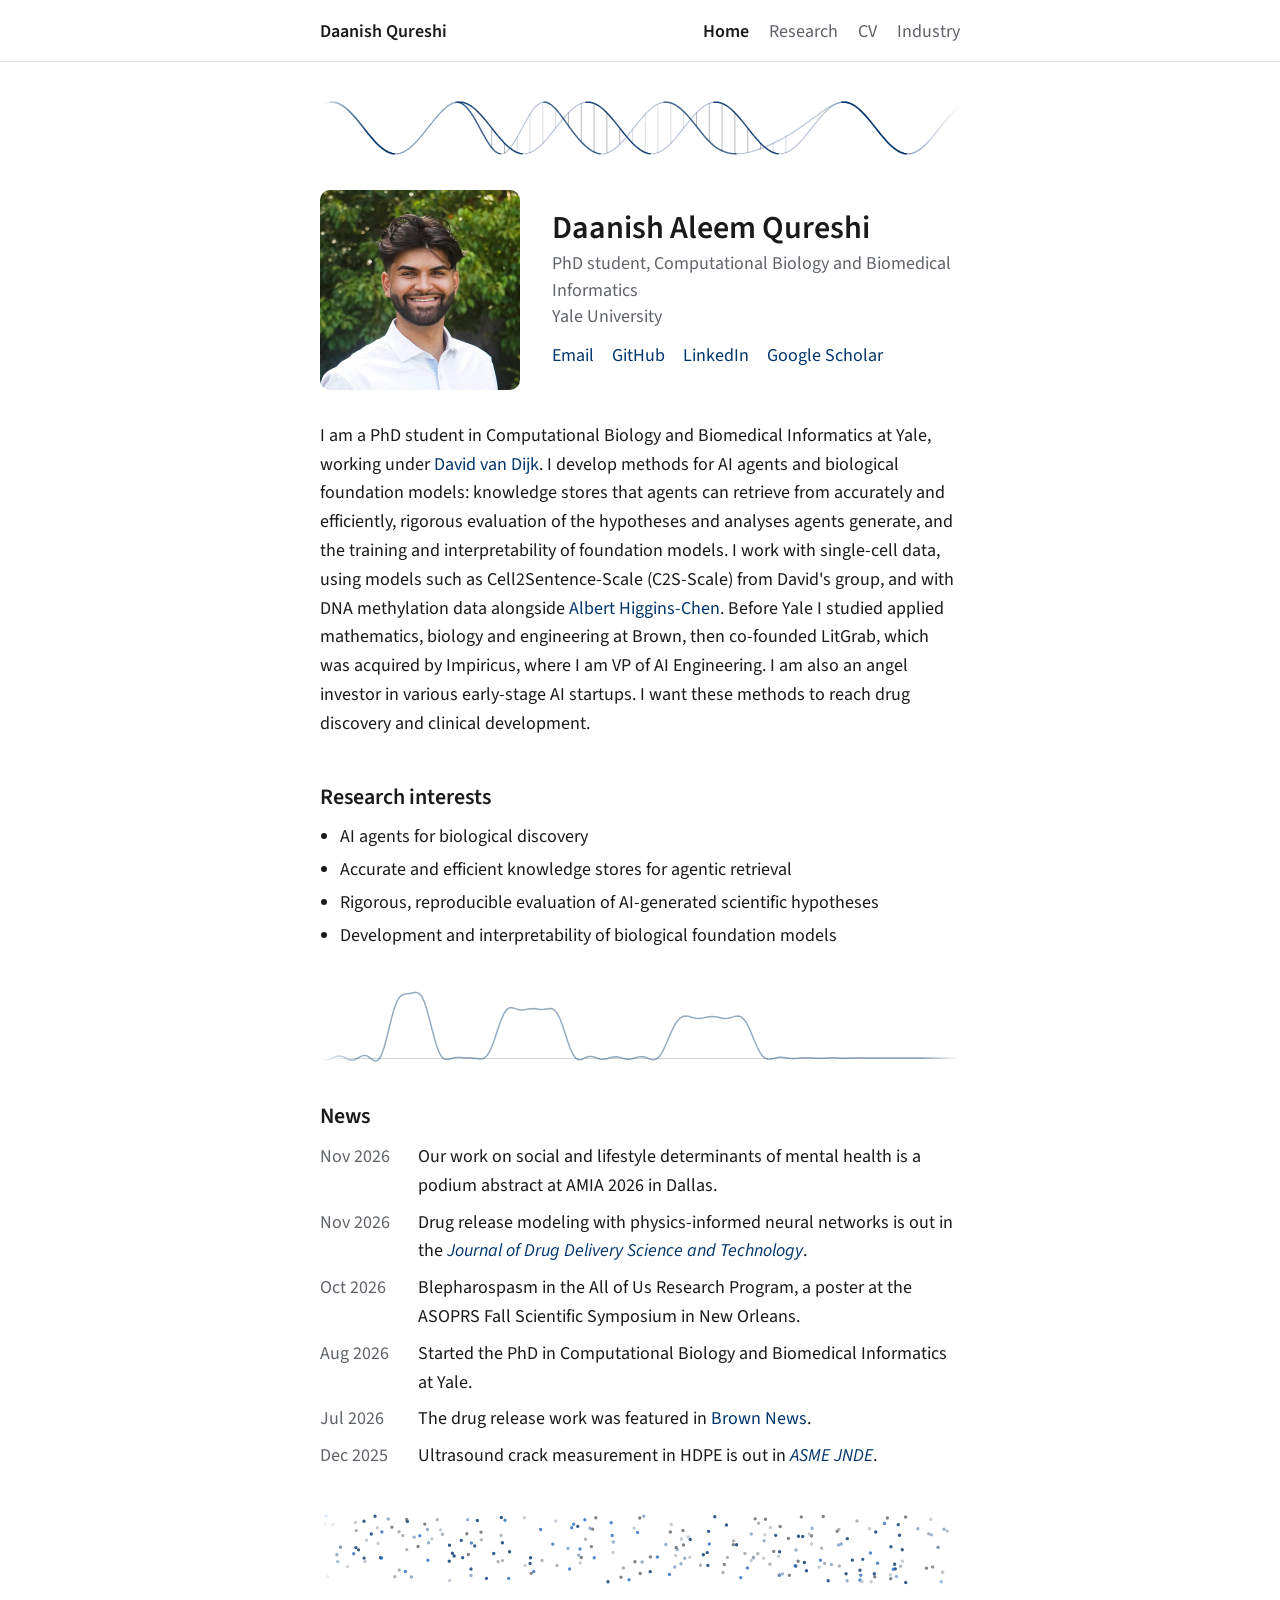
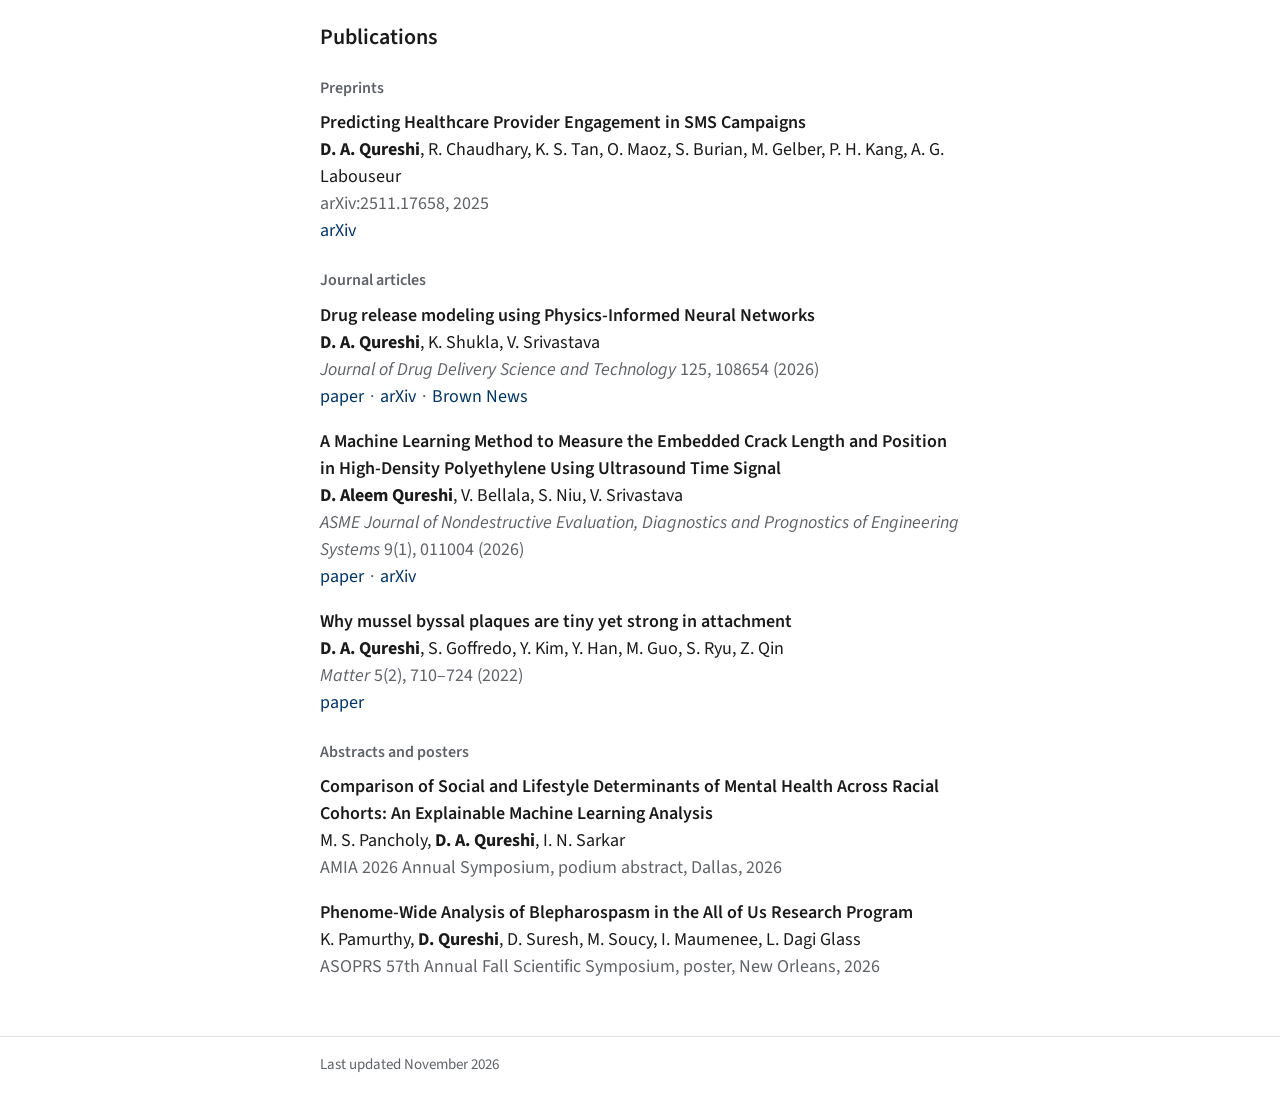
<file: index.html>
<!DOCTYPE html>
<html lang="en">
<head>
<meta charset="UTF-8">
<meta name="viewport" content="width=device-width, initial-scale=1.0">
<title>Daanish Aleem Qureshi</title>
<meta name="description" content="Daanish Qureshi, PhD student in Computational Biology and Biomedical Informatics at Yale, working on AI agents for biological discovery and foundation models for biology.">
<meta property="og:title" content="Daanish Qureshi">
<meta property="og:description" content="PhD student in Computational Biology and Biomedical Informatics at Yale, working on AI agents and foundation models for biology.">
<meta property="og:type" content="website">
<link href="https://fonts.googleapis.com/css2?family=Source+Sans+3:ital,wght@0,400;0,600;1,400&display=swap" rel="stylesheet">
<link rel="stylesheet" href="assets/css/academic.css">
<script>
  /* Home animation variant: ?v=0 (none) to ?v=4, default 1. ?pick shows a switcher. */
  (function () {
    var q = location.search, m = /[?&]v=(\d)/.exec(q), v = m ? +m[1] : 1;
    if (v > 4) v = 1;
    document.documentElement.className += ' anim-v' + v + (v ? ' anim-mid-on' : '');
    window.ANIM_V = v; window.ANIM_PICK = /[?&]pick\b/.test(q);
  })();
</script>
<link rel="icon" href="favicon.svg?v=3" type="image/svg+xml">
<link rel="icon" href="assets/img/favicon-32.png?v=3" type="image/png" sizes="32x32">
<link rel="apple-touch-icon" href="apple-touch-icon.png?v=3">
</head>
<body>

<header class="site-header">
  <div class="wrap">
    <a class="site-name" href="index.html">Daanish Qureshi</a>
    <nav class="site-menu" aria-label="Main">
      <a href="index.html" aria-current="page">Home</a>
      <a href="research.html">Research</a>
      <a href="cv.html">CV</a>
      <a href="industry.html">Industry</a>
    </nav>
  </div>
</header>

<main class="wrap">

  <div class="anim-strip" aria-hidden="true"><canvas></canvas></div>

  <section class="intro">
    <img class="photo" src="assets/img/headshot.jpg" alt="Daanish Aleem Qureshi">
    <div>
      <h1>Daanish Aleem Qureshi</h1>
      <p class="role">PhD student, Computational Biology and Biomedical Informatics<br>Yale University</p>
      <ul class="links">
        <li><a href="mailto:daanish.qureshi@yale.edu">Email</a></li>
        <li><a href="https://github.com/daanishaqureshi" target="_blank" rel="noopener">GitHub</a></li>
        <li><a href="https://linkedin.com/in/dq03" target="_blank" rel="noopener">LinkedIn</a></li>
        <li><a href="https://scholar.google.com/citations?user=Ni6tBY4AAAAJ&amp;hl=en" target="_blank" rel="noopener">Google Scholar</a></li>
      </ul>
    </div>
  </section>

  <p>I am a PhD student in Computational Biology and Biomedical Informatics at Yale, working under <a href="https://www.vandijklab.org/" target="_blank" rel="noopener">David van Dijk</a>. I develop methods for AI agents and biological foundation models: knowledge stores that agents can retrieve from accurately and efficiently, rigorous evaluation of the hypotheses and analyses agents generate, and the training and interpretability of foundation models. I work with single-cell data, using models such as Cell2Sentence-Scale (C2S-Scale) from David's group, and with DNA methylation data alongside <a href="https://medicine.yale.edu/profile/a-higginschen/" target="_blank" rel="noopener">Albert Higgins-Chen</a>. Before Yale I studied applied mathematics, biology and engineering at Brown, then co-founded LitGrab, which was acquired by Impiricus, where I am VP of AI Engineering. I am also an angel investor in various early-stage AI startups. I want these methods to reach drug discovery and clinical development.</p>

  <h2>Research interests</h2>
  <ul class="plain">
    <li>AI agents for biological discovery</li>
    <li>Accurate and efficient knowledge stores for agentic retrieval</li>
    <li>Rigorous, reproducible evaluation of AI-generated scientific hypotheses</li>
    <li>Development and interpretability of biological foundation models</li>
  </ul>

  <!-- A heat (diffusion) equation relaxing. -->
  <div class="anim-strip anim-mid" id="anim-heat" aria-hidden="true"><canvas></canvas></div>

  <h2>News</h2>
  <ul class="news">
    <li><time>Nov 2026</time><span>Our work on social and lifestyle determinants of mental health is a podium abstract at AMIA 2026 in Dallas.</span></li>
    <li><time>Nov 2026</time><span>Drug release modeling with physics-informed neural networks is out in the <a href="https://doi.org/10.1016/j.jddst.2026.108654" target="_blank" rel="noopener"><em>Journal of Drug Delivery Science and Technology</em></a>.</span></li>
    <li><time>Oct 2026</time><span>Blepharospasm in the All of Us Research Program, a poster at the ASOPRS Fall Scientific Symposium in New Orleans.</span></li>
    <li><time>Aug 2026</time><span>Started the PhD in Computational Biology and Biomedical Informatics at Yale.</span></li>
    <li><time>Jul 2026</time><span>The drug release work was featured in <a href="https://www.brown.edu/news/2026-07-06/ai-drug-delivery" target="_blank" rel="noopener">Brown News</a>.</span></li>
    <li><time>Dec 2025</time><span>Ultrasound crack measurement in HDPE is out in <a href="https://doi.org/10.1115/1.4070539" target="_blank" rel="noopener"><em>ASME JNDE</em></a>.</span></li>
  </ul>

  <!-- A second accent between sections: cells settling into clusters (the helix when the cells are on top). -->
  <div class="anim-strip anim-mid" id="anim-mid" aria-hidden="true"><canvas></canvas></div>

  <h2 id="publications">Publications</h2>

  <h3>Preprints</h3>
  <ul class="pubs">
    <li>
      <span class="pub-title">Predicting Healthcare Provider Engagement in SMS Campaigns</span>
      <span class="pub-authors"><strong>D. A. Qureshi</strong>, R. Chaudhary, K. S. Tan, O. Maoz, S. Burian, M. Gelber, P. H. Kang, A. G. Labouseur</span>
      <span class="pub-venue">arXiv:2511.17658, 2025</span>
      <span class="pub-links"><a href="https://arxiv.org/abs/2511.17658" target="_blank" rel="noopener">arXiv</a></span>
    </li>
  </ul>

  <h3>Journal articles</h3>
  <ul class="pubs">
    <li>
      <span class="pub-title">Drug release modeling using Physics-Informed Neural Networks</span>
      <span class="pub-authors"><strong>D. A. Qureshi</strong>, K. Shukla, V. Srivastava</span>
      <span class="pub-venue"><em>Journal of Drug Delivery Science and Technology</em> 125, 108654 (2026)</span>
      <span class="pub-links"><a href="https://doi.org/10.1016/j.jddst.2026.108654" target="_blank" rel="noopener">paper</a><a href="https://arxiv.org/abs/2602.09963" target="_blank" rel="noopener">arXiv</a><a href="https://www.brown.edu/news/2026-07-06/ai-drug-delivery" target="_blank" rel="noopener">Brown News</a></span>
    </li>
    <li>
      <span class="pub-title">A Machine Learning Method to Measure the Embedded Crack Length and Position in High-Density Polyethylene Using Ultrasound Time Signal</span>
      <span class="pub-authors"><strong>D. Aleem Qureshi</strong>, V. Bellala, S. Niu, V. Srivastava</span>
      <span class="pub-venue"><em>ASME Journal of Nondestructive Evaluation, Diagnostics and Prognostics of Engineering Systems</em> 9(1), 011004 (2026)</span>
      <span class="pub-links"><a href="https://doi.org/10.1115/1.4070539" target="_blank" rel="noopener">paper</a><a href="https://arxiv.org/abs/2304.11497" target="_blank" rel="noopener">arXiv</a></span>
    </li>
    <li>
      <span class="pub-title">Why mussel byssal plaques are tiny yet strong in attachment</span>
      <span class="pub-authors"><strong>D. A. Qureshi</strong>, S. Goffredo, Y. Kim, Y. Han, M. Guo, S. Ryu, Z. Qin</span>
      <span class="pub-venue"><em>Matter</em> 5(2), 710&ndash;724 (2022)</span>
      <span class="pub-links"><a href="https://doi.org/10.1016/j.matt.2021.12.001" target="_blank" rel="noopener">paper</a></span>
    </li>
  </ul>

  <h3>Abstracts and posters</h3>
  <ul class="pubs">
    <li>
      <span class="pub-title">Comparison of Social and Lifestyle Determinants of Mental Health Across Racial Cohorts: An Explainable Machine Learning Analysis</span>
      <span class="pub-authors">M. S. Pancholy, <strong>D. A. Qureshi</strong>, I. N. Sarkar</span>
      <span class="pub-venue">AMIA 2026 Annual Symposium, podium abstract, Dallas, 2026</span>
    </li>
    <li>
      <span class="pub-title">Phenome-Wide Analysis of Blepharospasm in the All of Us Research Program</span>
      <span class="pub-authors">K. Pamurthy, <strong>D. Qureshi</strong>, D. Suresh, M. Soucy, I. Maumenee, L. Dagi Glass</span>
      <span class="pub-venue">ASOPRS 57th Annual Fall Scientific Symposium, poster, New Orleans, 2026</span>
    </li>
  </ul>

</main>

<footer class="site-footer">
  <div class="wrap">Last updated November 2026</div>
</footer>

<script>
  (function () {
    /* if an animation fails to load or throws, drop back to the plain static page */
    function off() { document.documentElement.classList.remove('anim-v' + window.ANIM_V, 'anim-mid-on'); }
    function load(src, fail, host) { var s = document.createElement('script'); s.src = src; if (host) s.dataset.host = host; if (fail) s.onerror = fail; document.body.appendChild(s); }
    window.addEventListener('error', function (e) { if (/anim-(v\d|heat)\.js/.test(e.filename || '')) off(); });
    if (window.ANIM_V) {
      load('assets/js/anim-v' + window.ANIM_V + '.js', off);
      load('assets/js/anim-v' + (window.ANIM_V === 2 ? 1 : 2) + '.js', off, '#anim-mid');
      load('assets/js/anim-heat.js', off, '#anim-heat');
    }
    if (window.ANIM_PICK) load('assets/js/anim-pick.js');
  })();
</script>
</body>
</html>
</file>
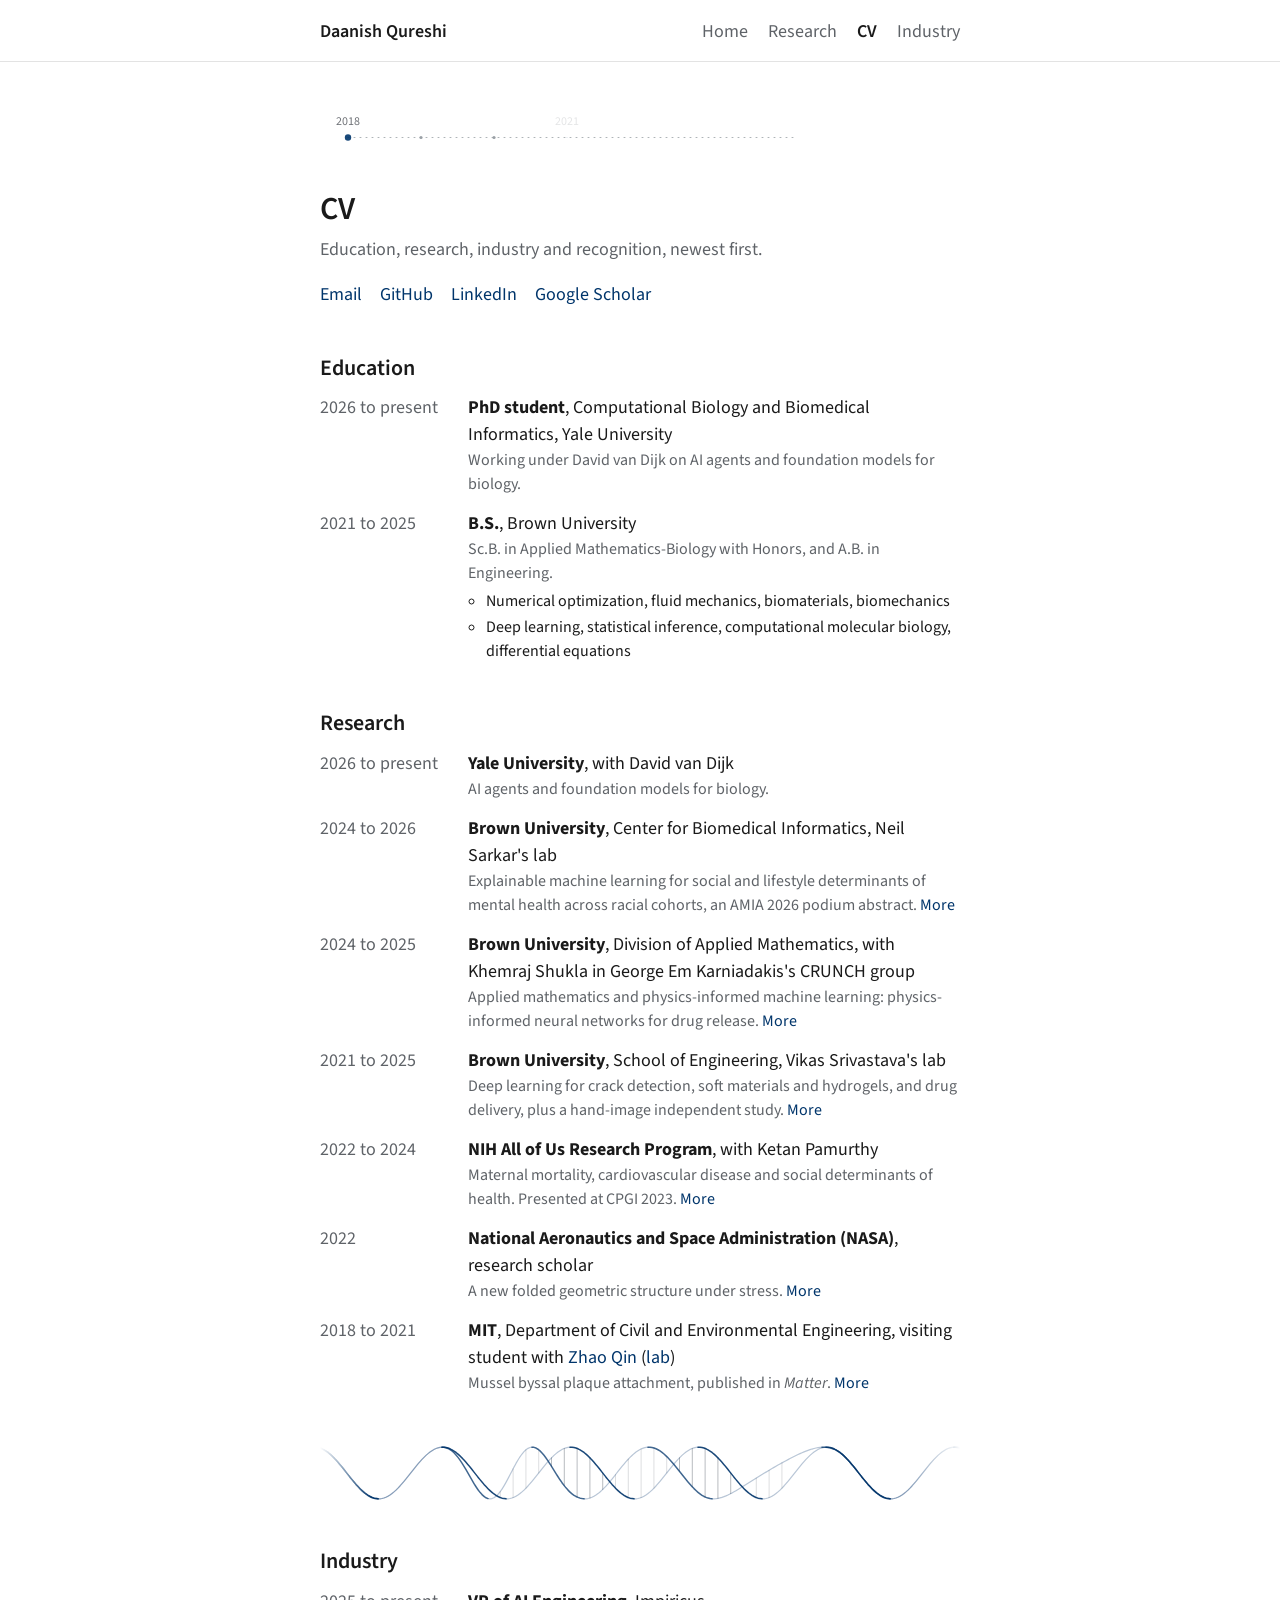
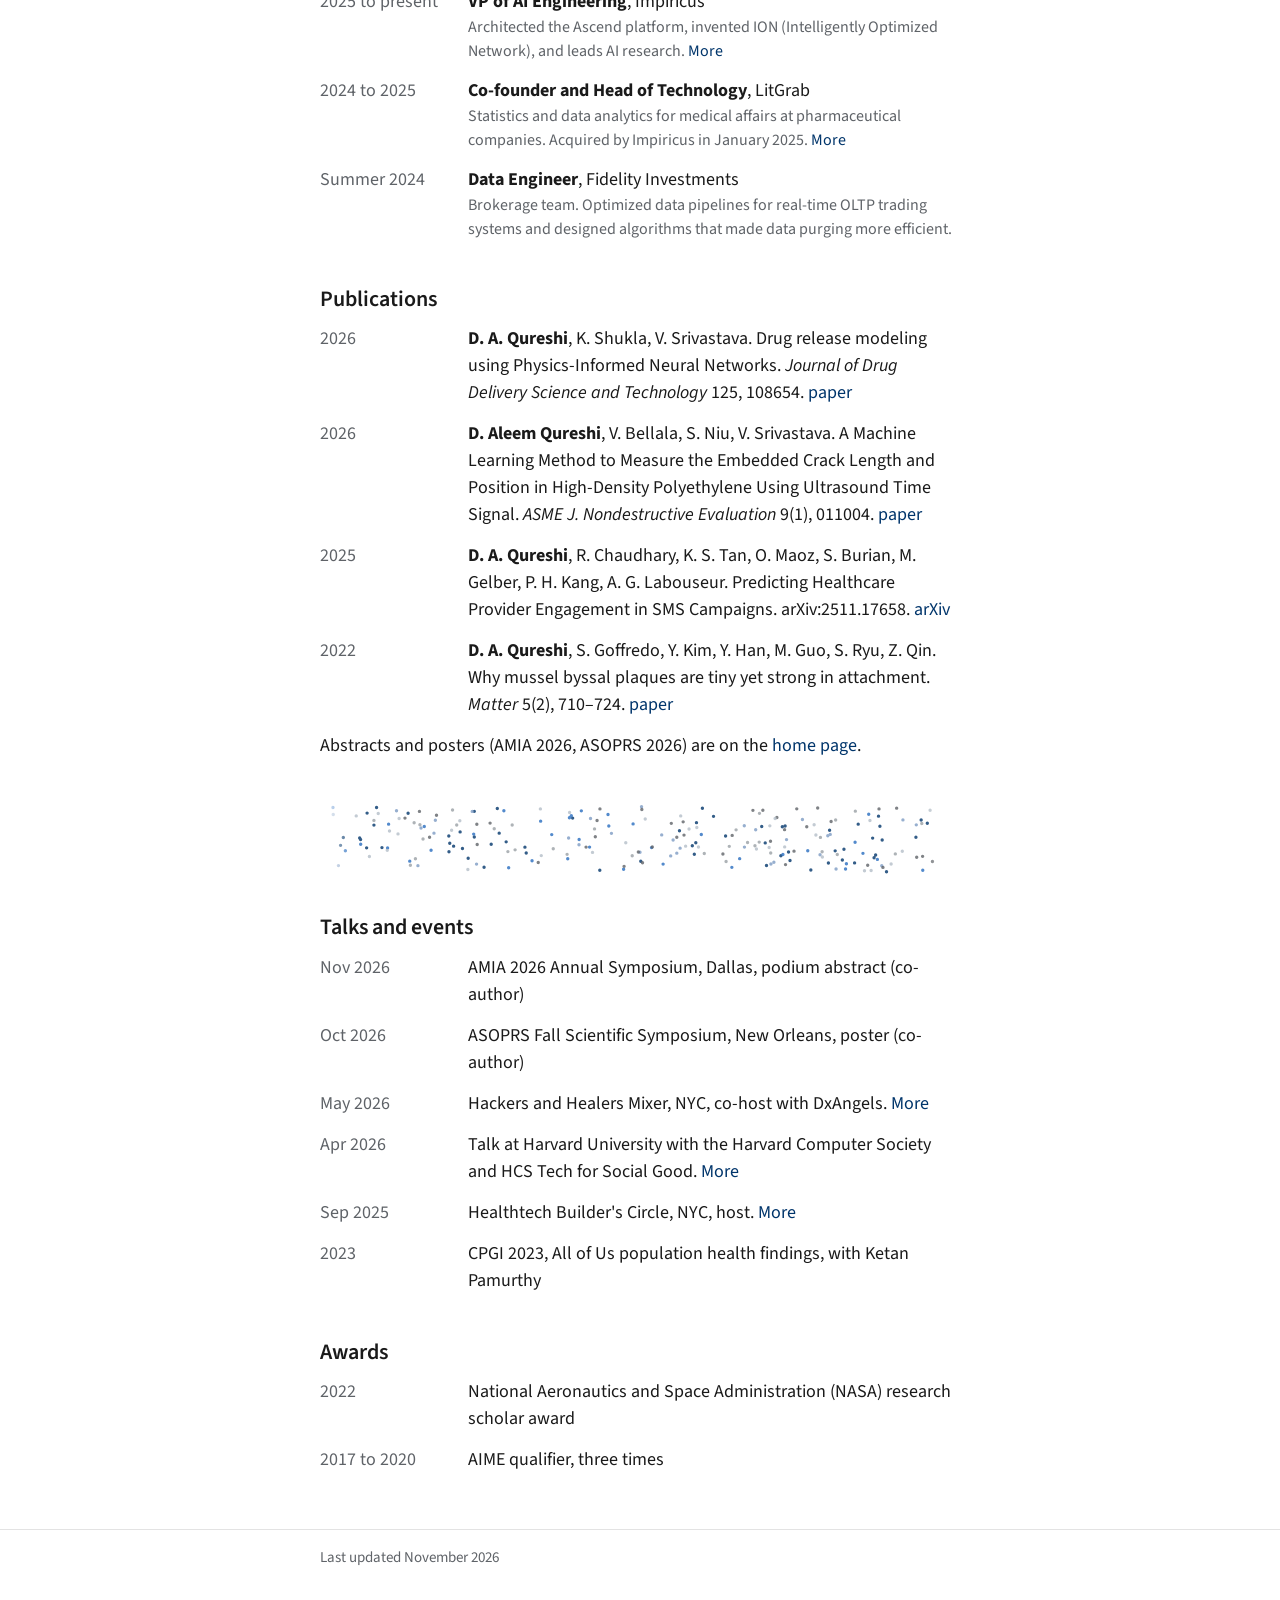
<file: cv.html>
<!DOCTYPE html>
<html lang="en">
<head>
<meta charset="UTF-8">
<meta name="viewport" content="width=device-width, initial-scale=1.0">
<title>CV · Daanish Aleem Qureshi</title>
<meta name="description" content="CV of Daanish Qureshi: PhD student in Computational Biology and Biomedical Informatics at Yale, Brown applied mathematics-biology and engineering, VP of AI Engineering at Impiricus.">
<meta property="og:title" content="CV · Daanish Qureshi">
<meta property="og:type" content="website">
<link href="https://fonts.googleapis.com/css2?family=Source+Sans+3:ital,wght@0,400;0,600;1,400&display=swap" rel="stylesheet">
<link rel="stylesheet" href="assets/css/academic.css">
<script>document.documentElement.className += ' anim-page';</script>
<link rel="icon" href="favicon.svg?v=3" type="image/svg+xml">
<link rel="icon" href="assets/img/favicon-32.png?v=3" type="image/png" sizes="32x32">
<link rel="apple-touch-icon" href="apple-touch-icon.png?v=3">
</head>
<body>

<header class="site-header">
  <div class="wrap">
    <a class="site-name" href="index.html">Daanish Qureshi</a>
    <nav class="site-menu" aria-label="Main">
      <a href="index.html">Home</a>
      <a href="research.html">Research</a>
      <a href="cv.html" aria-current="page">CV</a>
      <a href="industry.html">Industry</a>
    </nav>
  </div>
</header>

<main class="wrap">

  <!-- A dotted timeline that draws itself in, one stop per year. -->
  <div class="anim-strip" aria-hidden="true"><canvas></canvas></div>

  <div class="page-head">
    <h1>CV</h1>
    <p class="lede">Education, research, industry and recognition, newest first.</p>
    <ul class="links">
      <li><a href="mailto:daanish.qureshi@yale.edu">Email</a></li>
      <li><a href="https://github.com/daanishaqureshi" target="_blank" rel="noopener">GitHub</a></li>
      <li><a href="https://linkedin.com/in/dq03" target="_blank" rel="noopener">LinkedIn</a></li>
      <li><a href="https://scholar.google.com/citations?user=Ni6tBY4AAAAJ&amp;hl=en" target="_blank" rel="noopener">Google Scholar</a></li>
    </ul>
  </div>

  <h2 id="education">Education</h2>
  <ul class="cv">
    <li><time>2026 to present</time><div class="what"><strong>PhD student</strong>, Computational Biology and Biomedical Informatics, Yale University<span>Working under David van Dijk on AI agents and foundation models for biology.</span></div></li>
    <li><time>2021 to 2025</time><div class="what"><strong>B.S.</strong>, Brown University<span>Sc.B. in Applied Mathematics-Biology with Honors, and A.B. in Engineering.</span>
      <ul>
        <li>Numerical optimization, fluid mechanics, biomaterials, biomechanics</li>
        <li>Deep learning, statistical inference, computational molecular biology, differential equations</li>
      </ul></div></li>
  </ul>

  <h2 id="research">Research</h2>
  <ul class="cv">
    <li><time>2026 to present</time><div class="what"><strong>Yale University</strong>, with David van Dijk<span>AI agents and foundation models for biology.</span></div></li>
    <li><time>2024 to 2026</time><div class="what"><strong>Brown University</strong>, Center for Biomedical Informatics, Neil Sarkar's lab<span>Explainable machine learning for social and lifestyle determinants of mental health across racial cohorts, an AMIA 2026 podium abstract. <a href="research.html#sarkar">More</a></span></div></li>
    <li><time>2024 to 2025</time><div class="what"><strong>Brown University</strong>, Division of Applied Mathematics, with Khemraj Shukla in George Em Karniadakis's CRUNCH group<span>Applied mathematics and physics-informed machine learning: physics-informed neural networks for drug release. <a href="research.html#karniadakis">More</a></span></div></li>
    <li><time>2021 to 2025</time><div class="what"><strong>Brown University</strong>, School of Engineering, Vikas Srivastava's lab<span>Deep learning for crack detection, soft materials and hydrogels, and drug delivery, plus a hand-image independent study. <a href="research.html#srivastava">More</a></span></div></li>
    <li><time>2022 to 2024</time><div class="what"><strong>NIH All of Us Research Program</strong>, with Ketan Pamurthy<span>Maternal mortality, cardiovascular disease and social determinants of health. Presented at CPGI 2023. <a href="research.html#population-health">More</a></span></div></li>
    <li><time>2022</time><div class="what"><strong>National Aeronautics and Space Administration (NASA)</strong>, research scholar<span>A new folded geometric structure under stress. <a href="research.html#nasa">More</a></span></div></li>
    <li><time>2018 to 2021</time><div class="what"><strong>MIT</strong>, Department of Civil and Environmental Engineering, visiting student with <a href="https://ecs.syracuse.edu/faculty-staff/zhao-qin" target="_blank" rel="noopener">Zhao Qin</a> (<a href="https://www.zhaoqinresearch.com/" target="_blank" rel="noopener">lab</a>)<span>Mussel byssal plaque attachment, published in <em>Matter</em>. <a href="research.html#mussels">More</a></span></div></li>
  </ul>

  <!-- A DNA helix turning. -->
  <div class="anim-strip anim-mid" id="anim-helix" aria-hidden="true"><canvas></canvas></div>

  <h2 id="industry">Industry</h2>
  <ul class="cv">
    <li><time>2025 to present</time><div class="what"><strong>VP of AI Engineering</strong>, Impiricus<span>Architected the Ascend platform, invented ION (Intelligently Optimized Network), and leads AI research. <a href="industry.html#impiricus">More</a></span></div></li>
    <li><time>2024 to 2025</time><div class="what"><strong>Co-founder and Head of Technology</strong>, LitGrab<span>Statistics and data analytics for medical affairs at pharmaceutical companies. Acquired by Impiricus in January 2025. <a href="industry.html#litgrab">More</a></span></div></li>
    <li><time>Summer 2024</time><div class="what"><strong>Data Engineer</strong>, Fidelity Investments<span>Brokerage team. Optimized data pipelines for real-time OLTP trading systems and designed algorithms that made data purging more efficient.</span></div></li>
  </ul>

  <h2 id="publications">Publications</h2>
  <ul class="cv">
    <li><time>2026</time><div class="what"><strong>D. A. Qureshi</strong>, K. Shukla, V. Srivastava. Drug release modeling using Physics-Informed Neural Networks. <em>Journal of Drug Delivery Science and Technology</em> 125, 108654. <a href="https://doi.org/10.1016/j.jddst.2026.108654" target="_blank" rel="noopener">paper</a></div></li>
    <li><time>2026</time><div class="what"><strong>D. Aleem Qureshi</strong>, V. Bellala, S. Niu, V. Srivastava. A Machine Learning Method to Measure the Embedded Crack Length and Position in High-Density Polyethylene Using Ultrasound Time Signal. <em>ASME J. Nondestructive Evaluation</em> 9(1), 011004. <a href="https://doi.org/10.1115/1.4070539" target="_blank" rel="noopener">paper</a></div></li>
    <li><time>2025</time><div class="what"><strong>D. A. Qureshi</strong>, R. Chaudhary, K. S. Tan, O. Maoz, S. Burian, M. Gelber, P. H. Kang, A. G. Labouseur. Predicting Healthcare Provider Engagement in SMS Campaigns. arXiv:2511.17658. <a href="https://arxiv.org/abs/2511.17658" target="_blank" rel="noopener">arXiv</a></div></li>
    <li><time>2022</time><div class="what"><strong>D. A. Qureshi</strong>, S. Goffredo, Y. Kim, Y. Han, M. Guo, S. Ryu, Z. Qin. Why mussel byssal plaques are tiny yet strong in attachment. <em>Matter</em> 5(2), 710&ndash;724. <a href="https://doi.org/10.1016/j.matt.2021.12.001" target="_blank" rel="noopener">paper</a></div></li>
  </ul>
  <p>Abstracts and posters (AMIA 2026, ASOPRS 2026) are on the <a href="index.html#publications">home page</a>.</p>

  <!-- Cells settling into clusters. -->
  <div class="anim-strip anim-mid" id="anim-cells" aria-hidden="true"><canvas></canvas></div>

  <h2 id="talks">Talks and events</h2>
  <ul class="cv">
    <li><time>Nov 2026</time><div class="what">AMIA 2026 Annual Symposium, Dallas, podium abstract (co-author)</div></li>
    <li><time>Oct 2026</time><div class="what">ASOPRS Fall Scientific Symposium, New Orleans, poster (co-author)</div></li>
    <li><time>May 2026</time><div class="what">Hackers and Healers Mixer, NYC, co-host with DxAngels. <a href="industry.html#events">More</a></div></li>
    <li><time>Apr 2026</time><div class="what">Talk at Harvard University with the Harvard Computer Society and HCS Tech for Social Good. <a href="industry.html#events">More</a></div></li>
    <li><time>Sep 2025</time><div class="what">Healthtech Builder's Circle, NYC, host. <a href="industry.html#events">More</a></div></li>
    <li><time>2023</time><div class="what">CPGI 2023, All of Us population health findings, with Ketan Pamurthy</div></li>
  </ul>

  <h2 id="awards">Awards</h2>
  <ul class="cv">
    <li><time>2022</time><div class="what">National Aeronautics and Space Administration (NASA) research scholar award</div></li>
    <li><time>2017 to 2020</time><div class="what">AIME qualifier, three times</div></li>
  </ul>

</main>

<footer class="site-footer">
  <div class="wrap">Last updated November 2026</div>
</footer>

<script>
  (function () {
    function off() { document.documentElement.classList.remove('anim-page'); }
    window.addEventListener('error', function (e) { if (/anim-(timeline|v\d)\.js/.test(e.filename || '')) off(); });
    function load(src, host) { var s = document.createElement('script'); s.src = src; if (host) s.dataset.host = host; s.onerror = off; document.body.appendChild(s); }
    load('assets/js/anim-timeline.js', '.anim-strip:not(.anim-mid)');
    load('assets/js/anim-v1.js', '#anim-helix');
    load('assets/js/anim-v2.js', '#anim-cells');
  })();
</script>
</body>
</html>
</file>
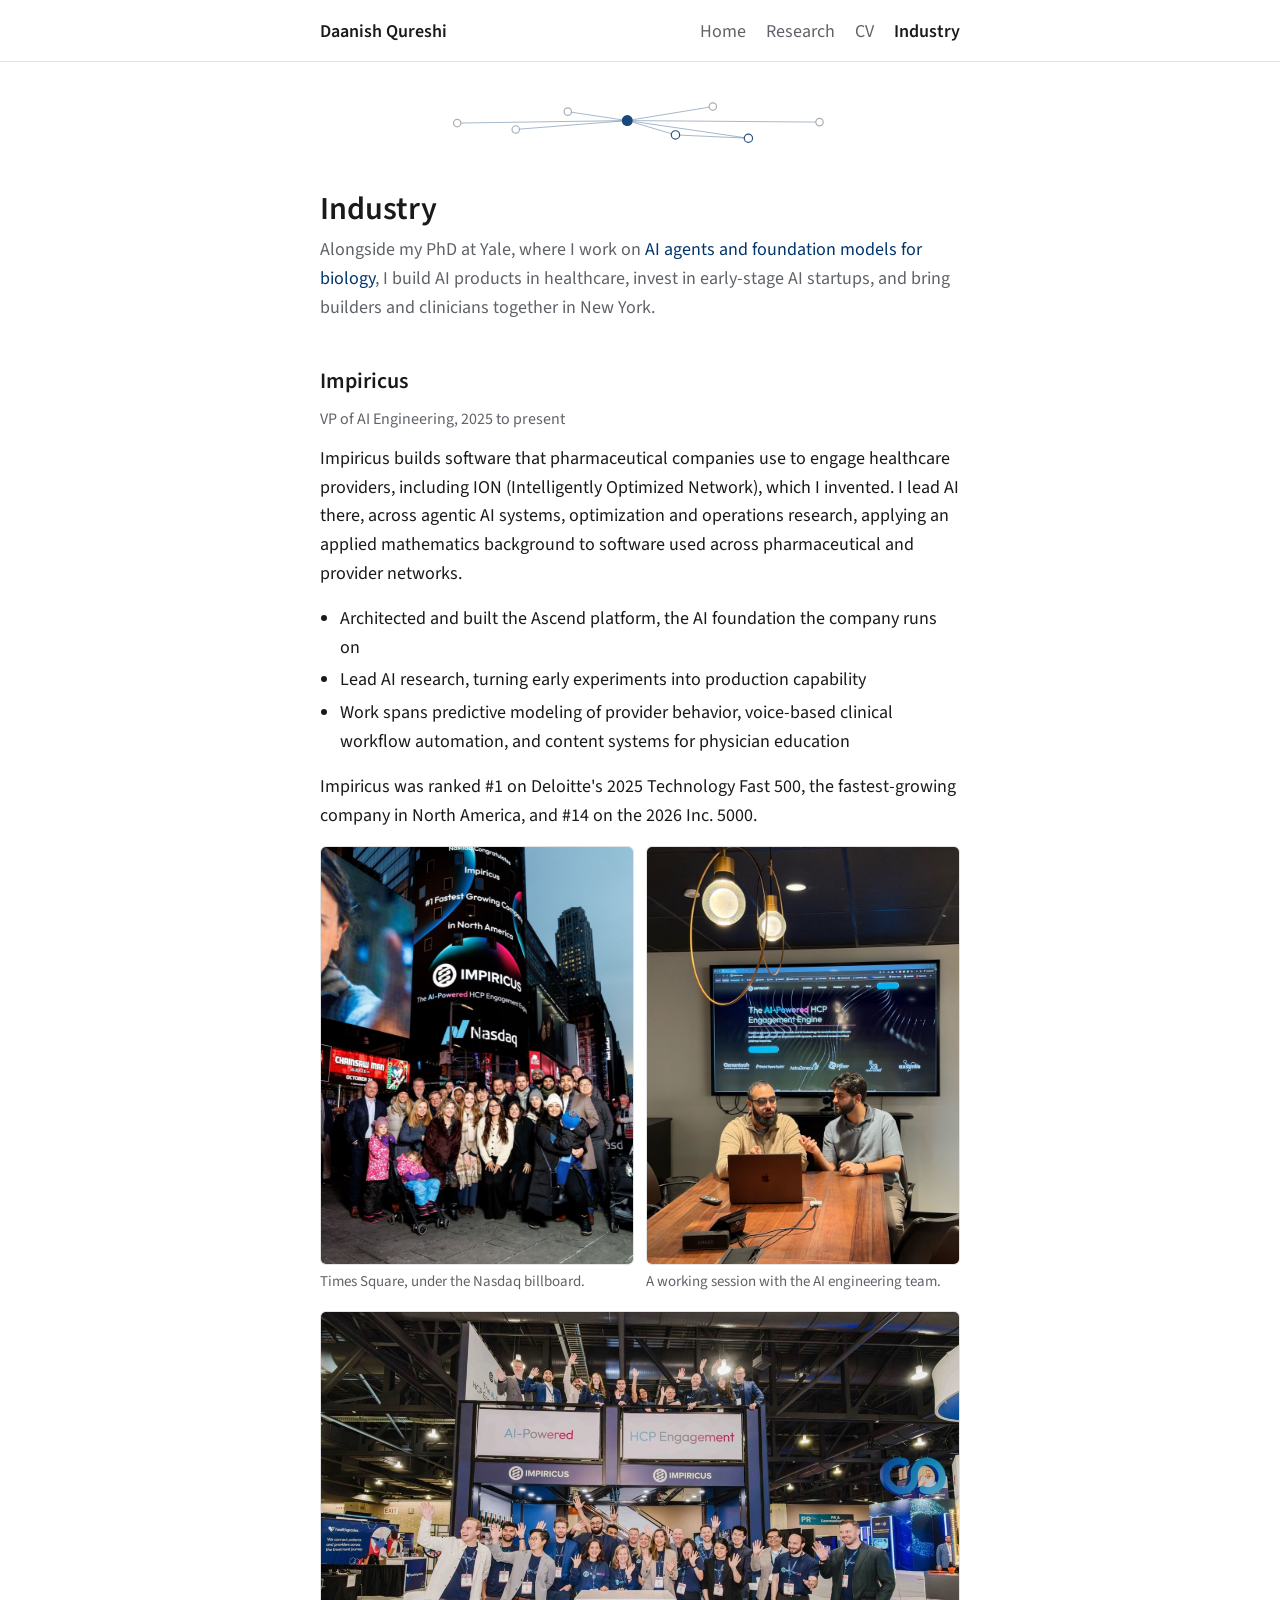
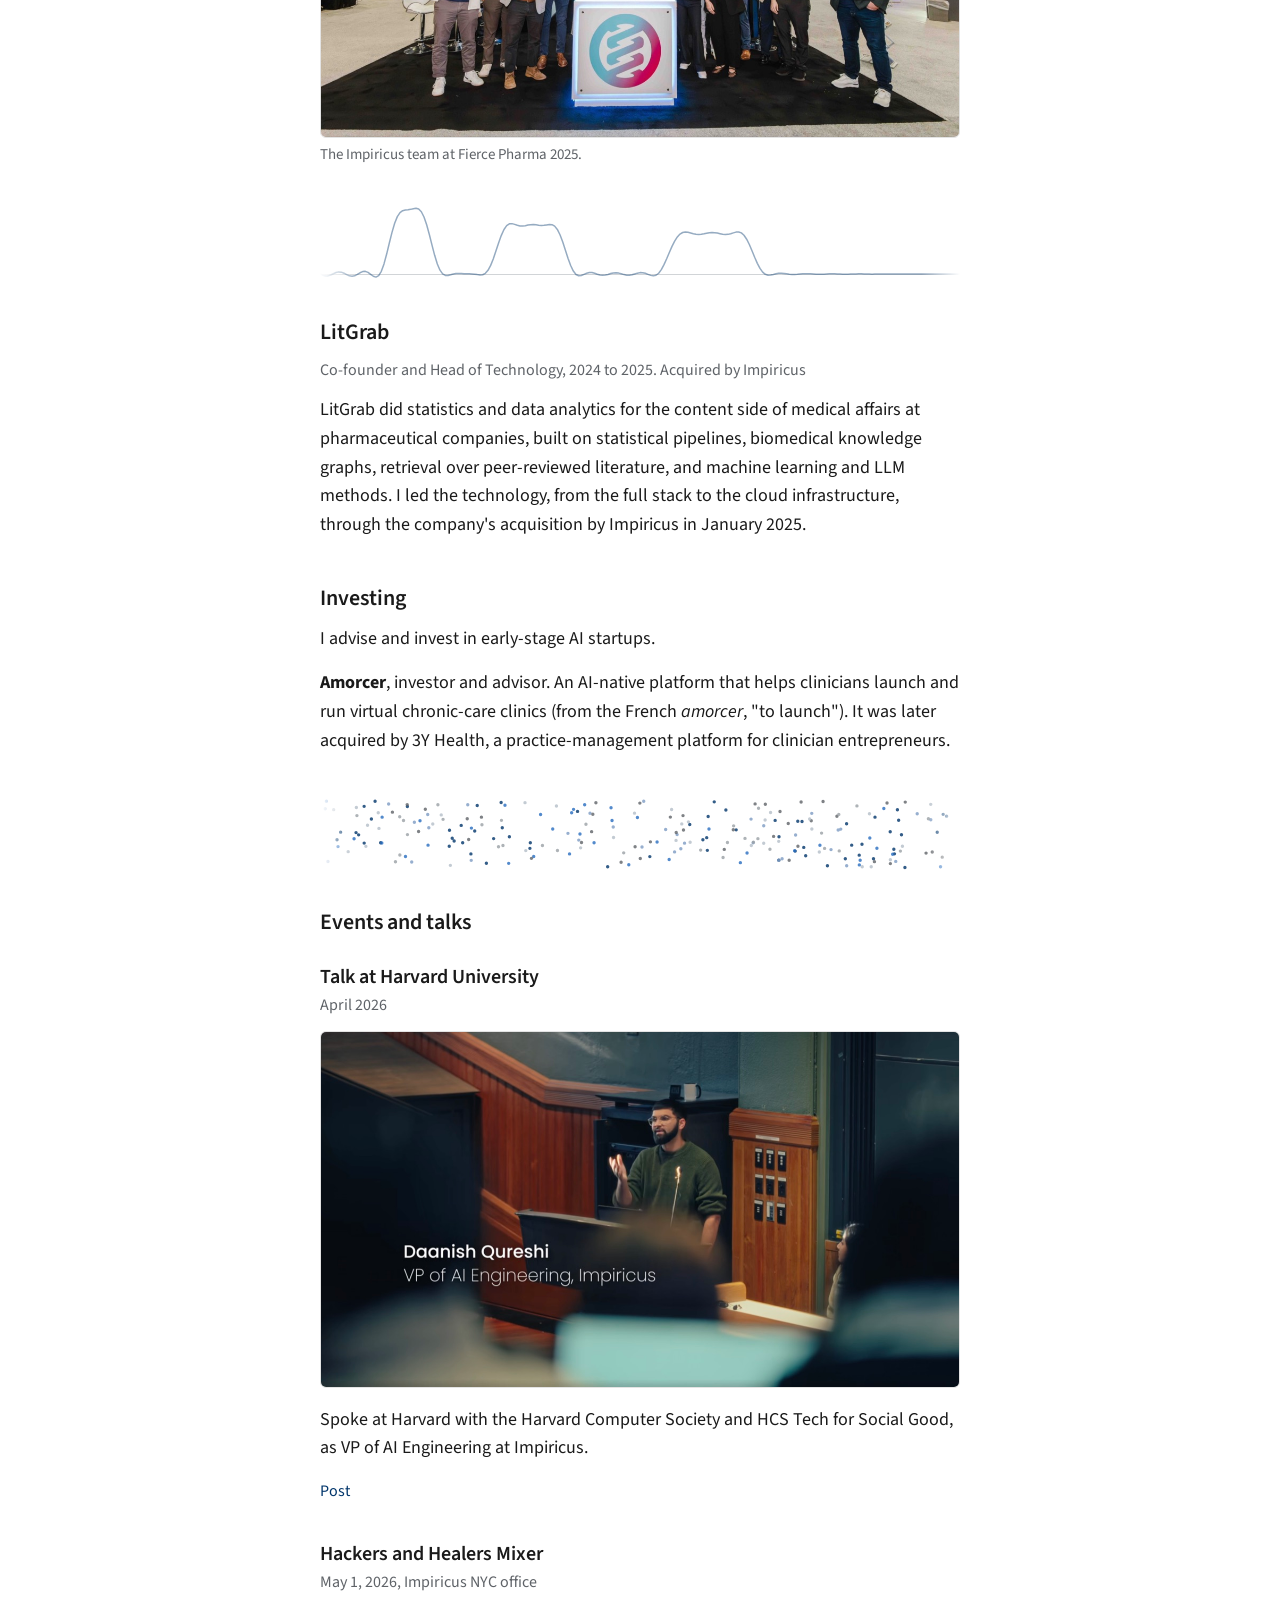
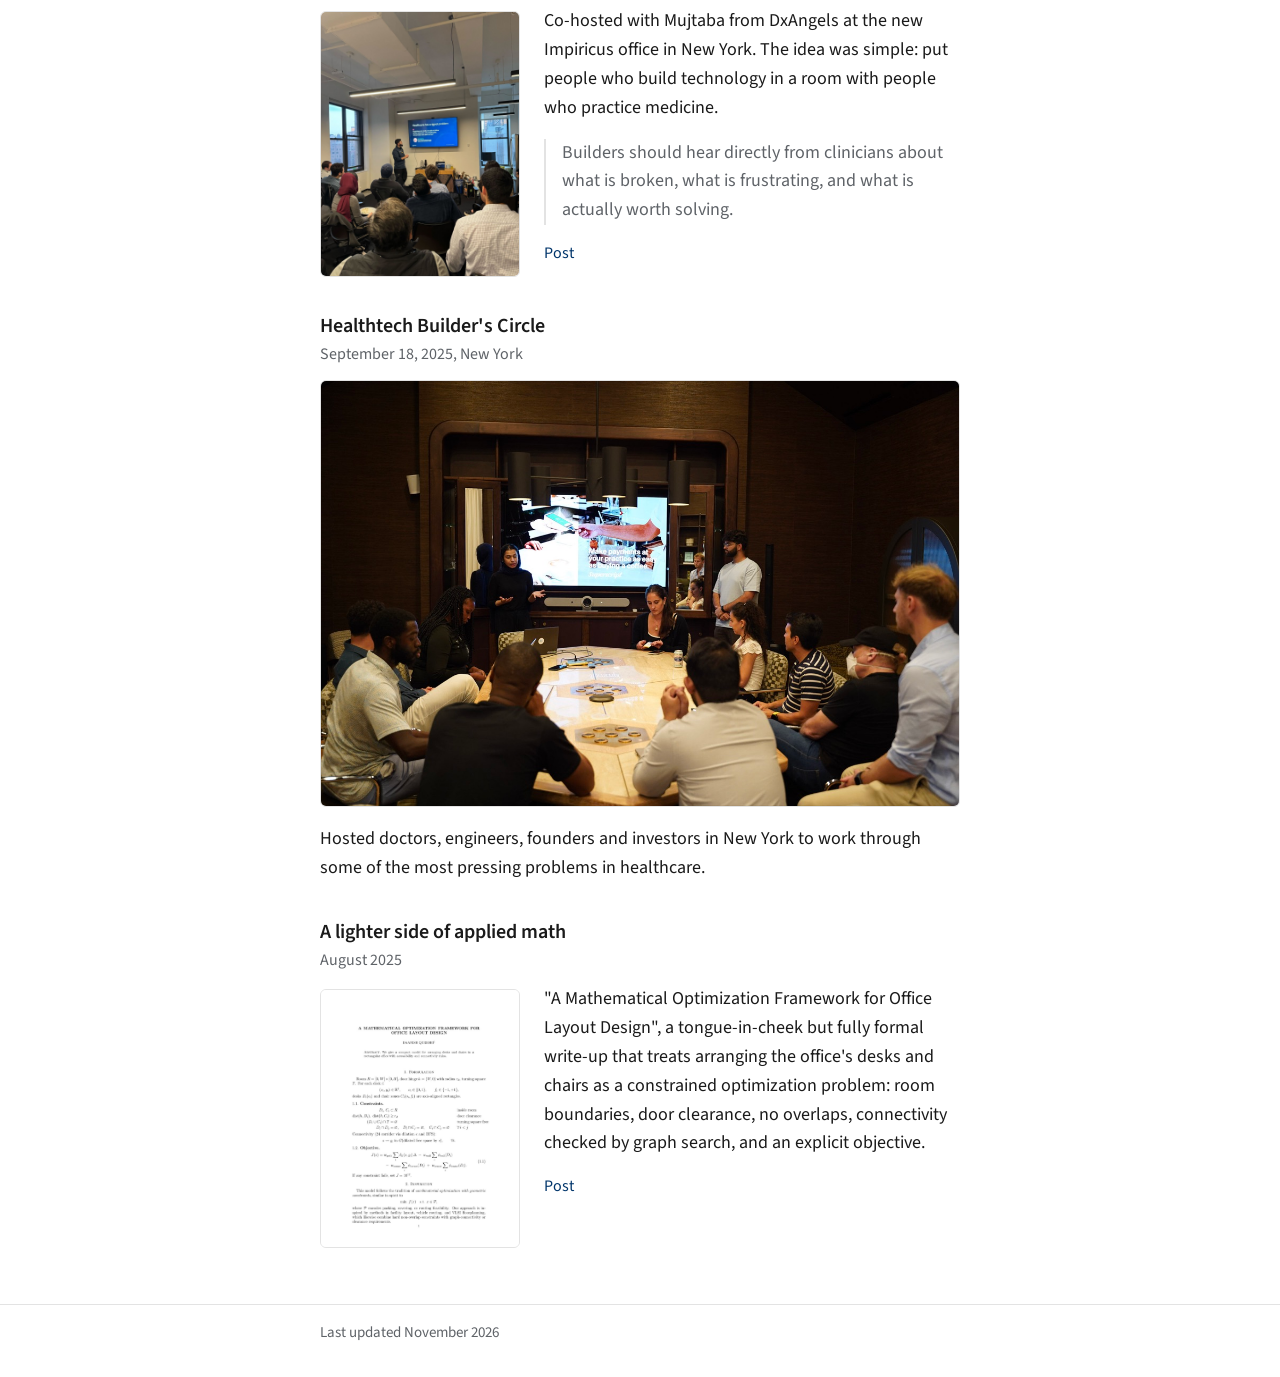
<file: industry.html>
<!DOCTYPE html>
<html lang="en">
<head>
<meta charset="UTF-8">
<meta name="viewport" content="width=device-width, initial-scale=1.0">
<title>Industry · Daanish Aleem Qureshi</title>
<meta name="description" content="Daanish Qureshi's industry work: VP of AI Engineering at Impiricus, co-founder of LitGrab (acquired by Impiricus), angel investing, and healthtech events in New York.">
<meta property="og:title" content="Industry · Daanish Qureshi">
<meta property="og:type" content="website">
<link href="https://fonts.googleapis.com/css2?family=Source+Sans+3:ital,wght@0,400;0,600;1,400&display=swap" rel="stylesheet">
<link rel="stylesheet" href="assets/css/academic.css">
<script>document.documentElement.className += ' anim-page';</script>
<link rel="icon" href="favicon.svg?v=3" type="image/svg+xml">
<link rel="icon" href="assets/img/favicon-32.png?v=3" type="image/png" sizes="32x32">
<link rel="apple-touch-icon" href="apple-touch-icon.png?v=3">
</head>
<body>

<header class="site-header">
  <div class="wrap">
    <a class="site-name" href="index.html">Daanish Qureshi</a>
    <nav class="site-menu" aria-label="Main">
      <a href="index.html">Home</a>
      <a href="research.html">Research</a>
      <a href="cv.html">CV</a>
      <a href="industry.html" aria-current="page">Industry</a>
    </nav>
  </div>
</header>

<main class="wrap">

  <!-- A network growing node by node. -->
  <div class="anim-strip" aria-hidden="true"><canvas></canvas></div>

  <div class="page-head">
    <h1>Industry</h1>
    <p class="lede">Alongside my PhD at Yale, where I work on <a href="research.html">AI agents and foundation models for biology</a>, I build AI products in healthcare, invest in early-stage AI startups, and bring builders and clinicians together in New York.</p>
  </div>

  <h2 id="impiricus">Impiricus</h2>
  <section class="project">
    <p class="meta">VP of AI Engineering, 2025 to present</p>
    <p>Impiricus builds software that pharmaceutical companies use to engage healthcare providers, including ION (Intelligently Optimized Network), which I invented. I lead AI there, across agentic AI systems, optimization and operations research, applying an applied mathematics background to software used across pharmaceutical and provider networks.</p>
    <ul>
      <li>Architected and built the Ascend platform, the AI foundation the company runs on</li>
      <li>Lead AI research, turning early experiments into production capability</li>
      <li>Work spans predictive modeling of provider behavior, voice-based clinical workflow automation, and content systems for physician education</li>
    </ul>
    <p>Impiricus was ranked #1 on Deloitte's 2025 Technology Fast 500, the fastest-growing company in North America, and #14 on the 2026 Inc. 5000.</p>
    <div class="fig-pair tall">
      <figure><img src="assets/img/leadership/impiricus-nasdaq-web.jpg" alt="The Impiricus team in Times Square under the Nasdaq billboard announcing the #1 fastest growing company" loading="lazy" width="800" height="1200"><figcaption>Times Square, under the Nasdaq billboard.</figcaption></figure>
      <figure><img src="assets/img/leadership/impiricus-team-work.jpeg" alt="A working session with the Impiricus AI engineering team" loading="lazy" width="800" height="1066"><figcaption>A working session with the AI engineering team.</figcaption></figure>
    </div>
    <figure><img src="assets/img/leadership/impiricus-team-web.jpg" alt="The Impiricus team at their booth at Fierce Pharma 2025" loading="lazy" width="1200" height="800"><figcaption>The Impiricus team at Fierce Pharma 2025.</figcaption></figure>
  </section>

  <!-- A heat (diffusion) equation relaxing. -->
  <div class="anim-strip anim-mid" id="anim-heat" aria-hidden="true"><canvas></canvas></div>

  <h2 id="litgrab">LitGrab</h2>
  <section class="project">
    <p class="meta">Co-founder and Head of Technology, 2024 to 2025. Acquired by Impiricus</p>
    <p>LitGrab did statistics and data analytics for the content side of medical affairs at pharmaceutical companies, built on statistical pipelines, biomedical knowledge graphs, retrieval over peer-reviewed literature, and machine learning and LLM methods. I led the technology, from the full stack to the cloud infrastructure, through the company's acquisition by Impiricus in January 2025.</p>
  </section>

  <h2 id="investing">Investing</h2>
  <section class="project">
    <p>I advise and invest in early-stage AI startups.</p>
    <p><strong>Amorcer</strong>, investor and advisor. An AI-native platform that helps clinicians launch and run virtual chronic-care clinics (from the French <em>amorcer</em>, "to launch"). It was later acquired by 3Y Health, a practice-management platform for clinician entrepreneurs.</p>
  </section>

  <!-- Cells settling into clusters. -->
  <div class="anim-strip anim-mid" id="anim-cells" aria-hidden="true"><canvas></canvas></div>

  <h2 id="events">Events and talks</h2>

  <section class="project">
    <h3>Talk at Harvard University</h3>
    <p class="meta">April 2026</p>
    <figure><img src="assets/img/leadership/harvard-talk-web.jpg" alt="Daanish speaking at Harvard, captioned VP of AI Engineering, Impiricus" loading="lazy" width="1200" height="667"></figure>
    <p>Spoke at Harvard with the Harvard Computer Society and HCS Tech for Social Good, as VP of AI Engineering at Impiricus.</p>
    <p class="more"><a href="https://www.linkedin.com/posts/impiricus_impiricus-x-harvard-tech-for-social-good-ugcPost-7454531449522704386-nTqC" target="_blank" rel="noopener">Post</a></p>
  </section>

  <section class="project">
    <h3>Hackers and Healers Mixer</h3>
    <p class="meta">May 1, 2026, Impiricus NYC office</p>
    <div class="side">
      <figure><img src="assets/img/leadership/hackers-and-healers-web.jpg" alt="A crowd listening to a speaker at the Hackers and Healers Mixer" loading="lazy" width="900" height="1200"></figure>
      <div>
        <p>Co-hosted with Mujtaba from DxAngels at the new Impiricus office in New York. The idea was simple: put people who build technology in a room with people who practice medicine.</p>
        <blockquote>Builders should hear directly from clinicians about what is broken, what is frustrating, and what is actually worth solving.</blockquote>
        <p class="more"><a href="https://www.linkedin.com/posts/dq03_on-may-1st-i-had-a-great-time-co-hosting-activity-7459972481563668481-B88S" target="_blank" rel="noopener">Post</a></p>
      </div>
    </div>
  </section>

  <section class="project">
    <h3>Healthtech Builder's Circle</h3>
    <p class="meta">September 18, 2025, New York</p>
    <figure><img src="assets/img/leadership/healthtech-builders-circle-web.jpg" alt="Doctors, engineers, founders and investors seated around a table at the Healthtech Builder's Circle" loading="lazy" width="1200" height="800"></figure>
    <p>Hosted doctors, engineers, founders and investors in New York to work through some of the most pressing problems in healthcare.</p>
  </section>

  <section class="project" id="office-layout">
    <h3>A lighter side of applied math</h3>
    <p class="meta">August 2025</p>
    <div class="side">
      <figure><img src="assets/img/leadership/office-layout-optimization-web.jpg" alt="First page of the write-up A Mathematical Optimization Framework for Office Layout Design" loading="lazy" width="927" height="1200"></figure>
      <div>
        <p>"A Mathematical Optimization Framework for Office Layout Design", a tongue-in-cheek but fully formal write-up that treats arranging the office's desks and chairs as a constrained optimization problem: room boundaries, door clearance, no overlaps, connectivity checked by graph search, and an explicit objective.</p>
        <p class="more"><a href="https://www.linkedin.com/posts/michael-gelber-290329a5_ai-officechairs-impiricus-ugcPost-7367257451458400257-S_X0" target="_blank" rel="noopener">Post</a></p>
      </div>
    </div>
  </section>

</main>

<footer class="site-footer">
  <div class="wrap">Last updated November 2026</div>
</footer>

<script>
  (function () {
    function off() { document.documentElement.classList.remove('anim-page'); }
    window.addEventListener('error', function (e) { if (/anim-(network|heat|v2)\.js/.test(e.filename || '')) off(); });
    function load(src, host) { var s = document.createElement('script'); s.src = src; s.dataset.host = host; s.onerror = off; document.body.appendChild(s); }
    load('assets/js/anim-network.js', '.anim-strip:not(.anim-mid)');
    load('assets/js/anim-heat.js', '#anim-heat');
    load('assets/js/anim-v2.js', '#anim-cells');
  })();
</script>
</body>
</html>
</file>
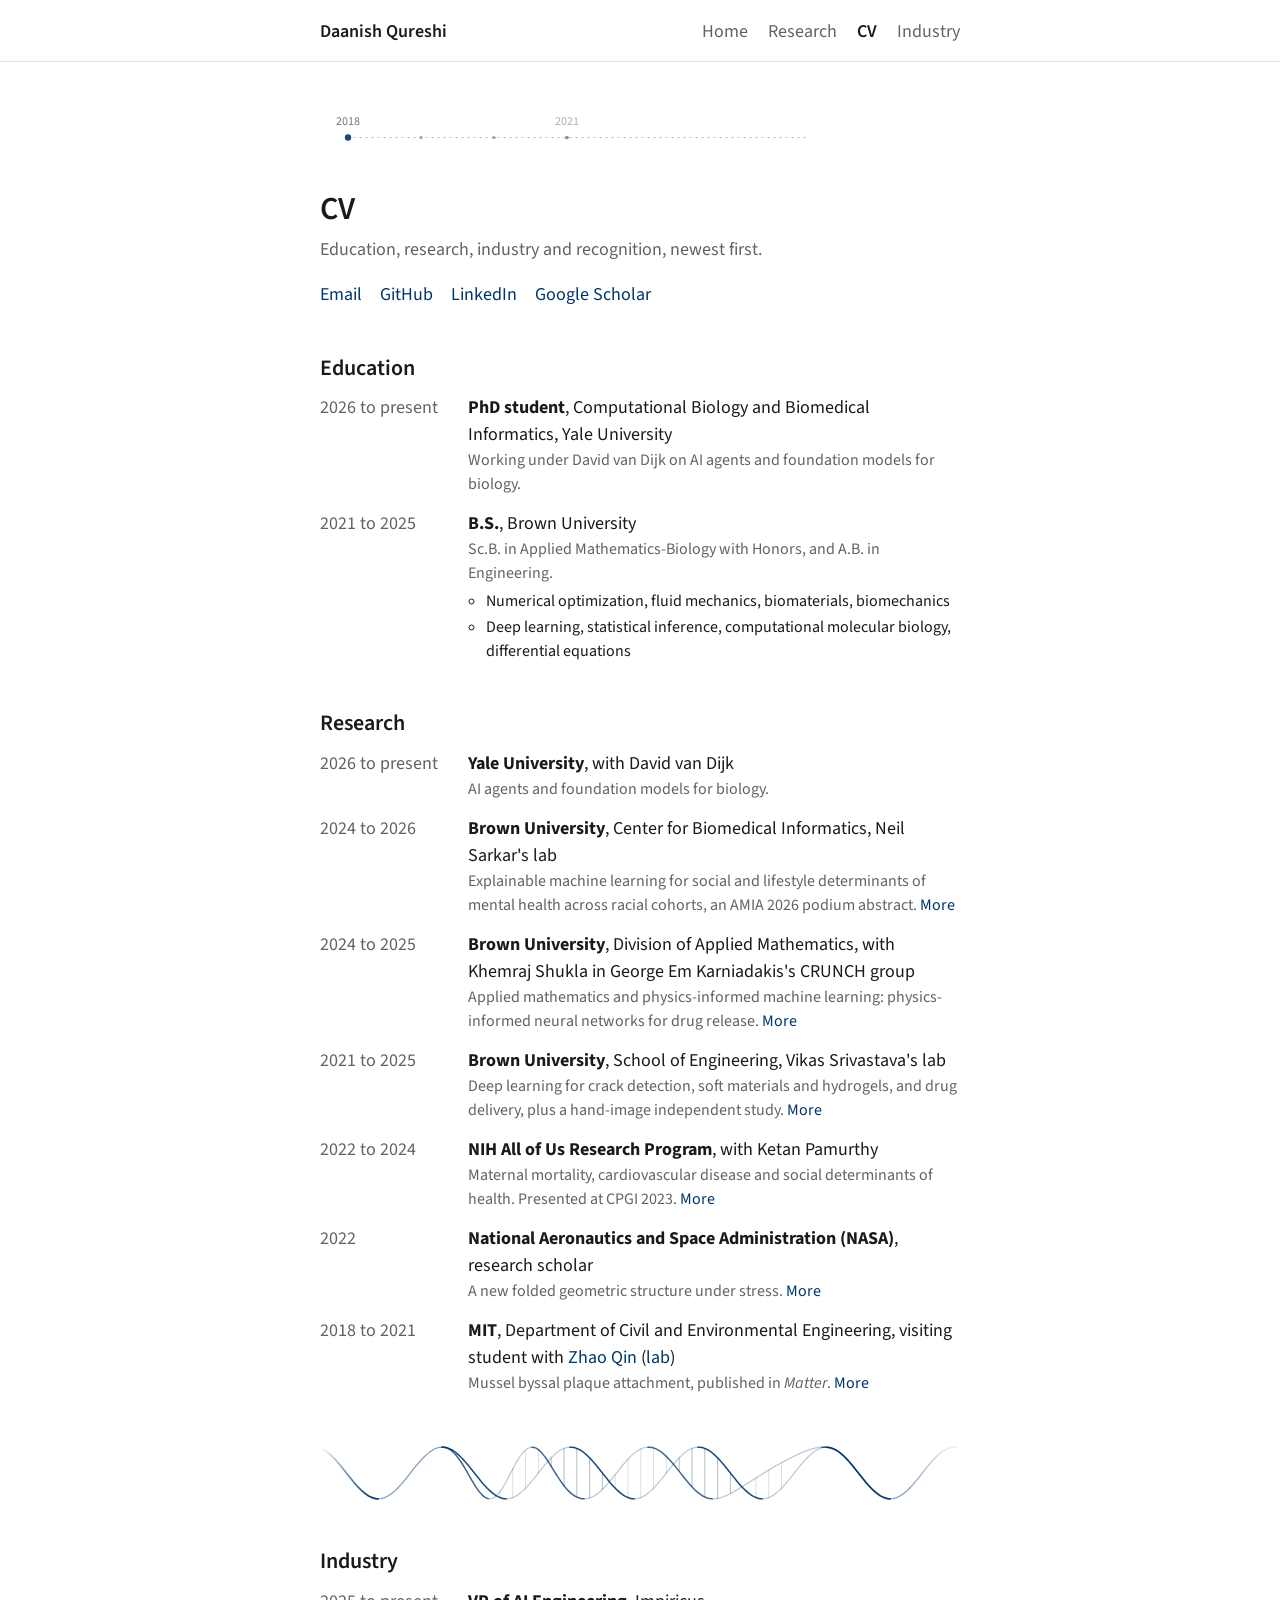
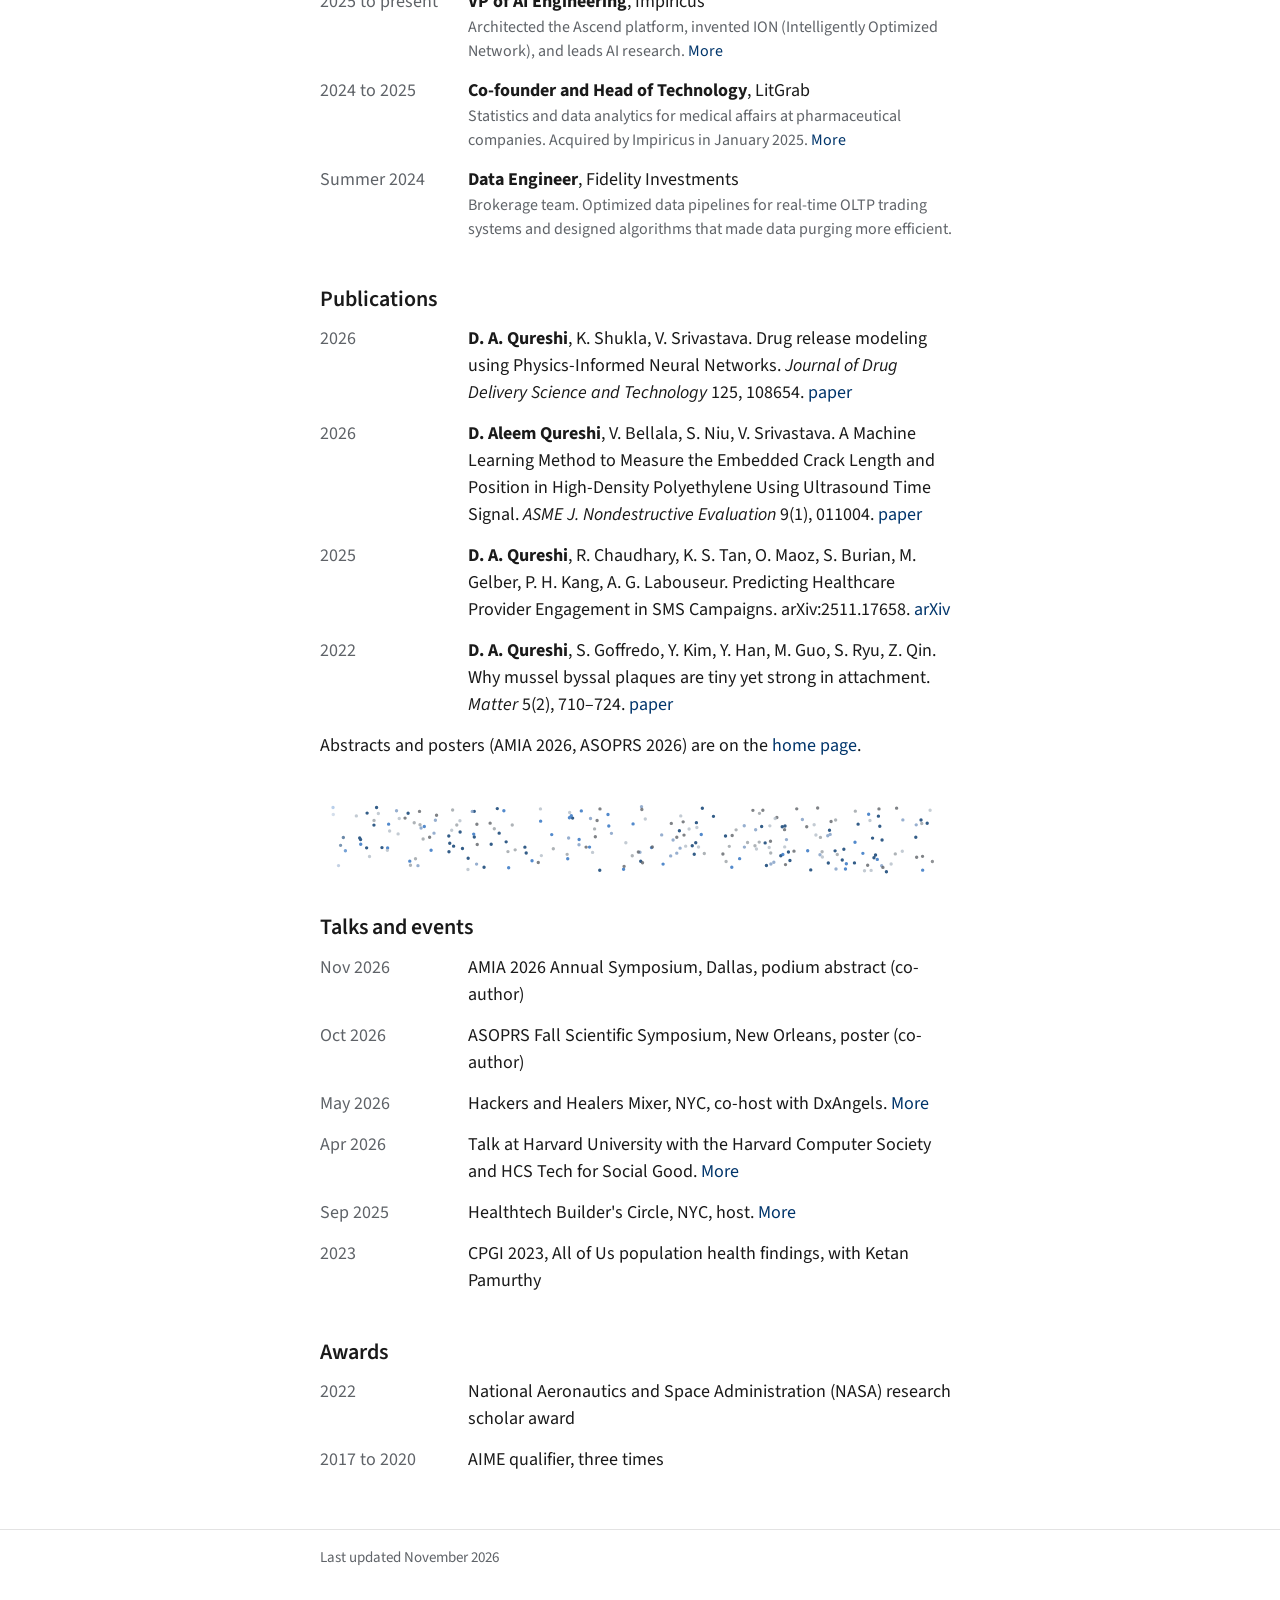
<file: journey.html>
<!DOCTYPE html>
<html lang="en">
<head>
<meta charset="UTF-8">
<title>Moved to CV · Daanish Aleem Qureshi</title>
<meta name="robots" content="noindex">
<meta http-equiv="refresh" content="0; url=cv.html">
<script>location.replace('cv.html' + location.hash);</script>
</head>
<body>
<p>This page has moved to <a href="cv.html">cv.html</a>.</p>
</body>
</html>
</file>
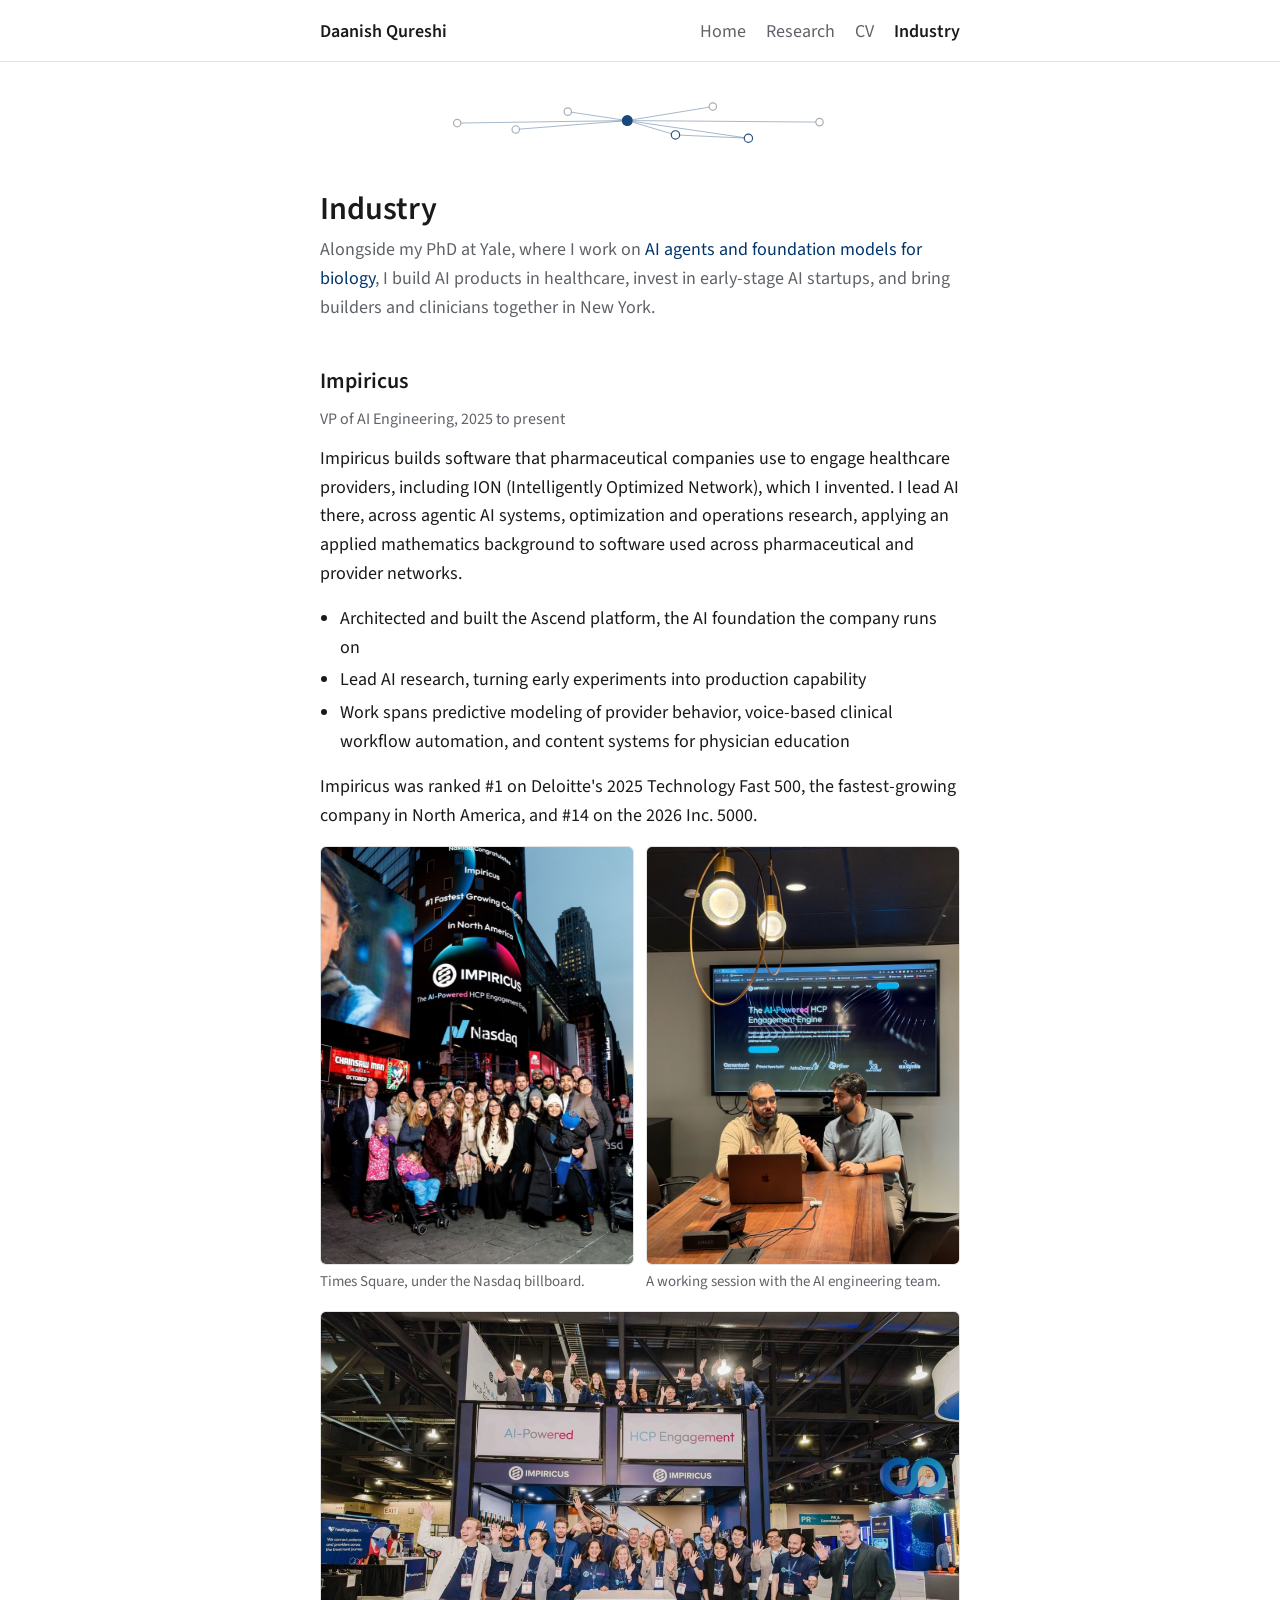
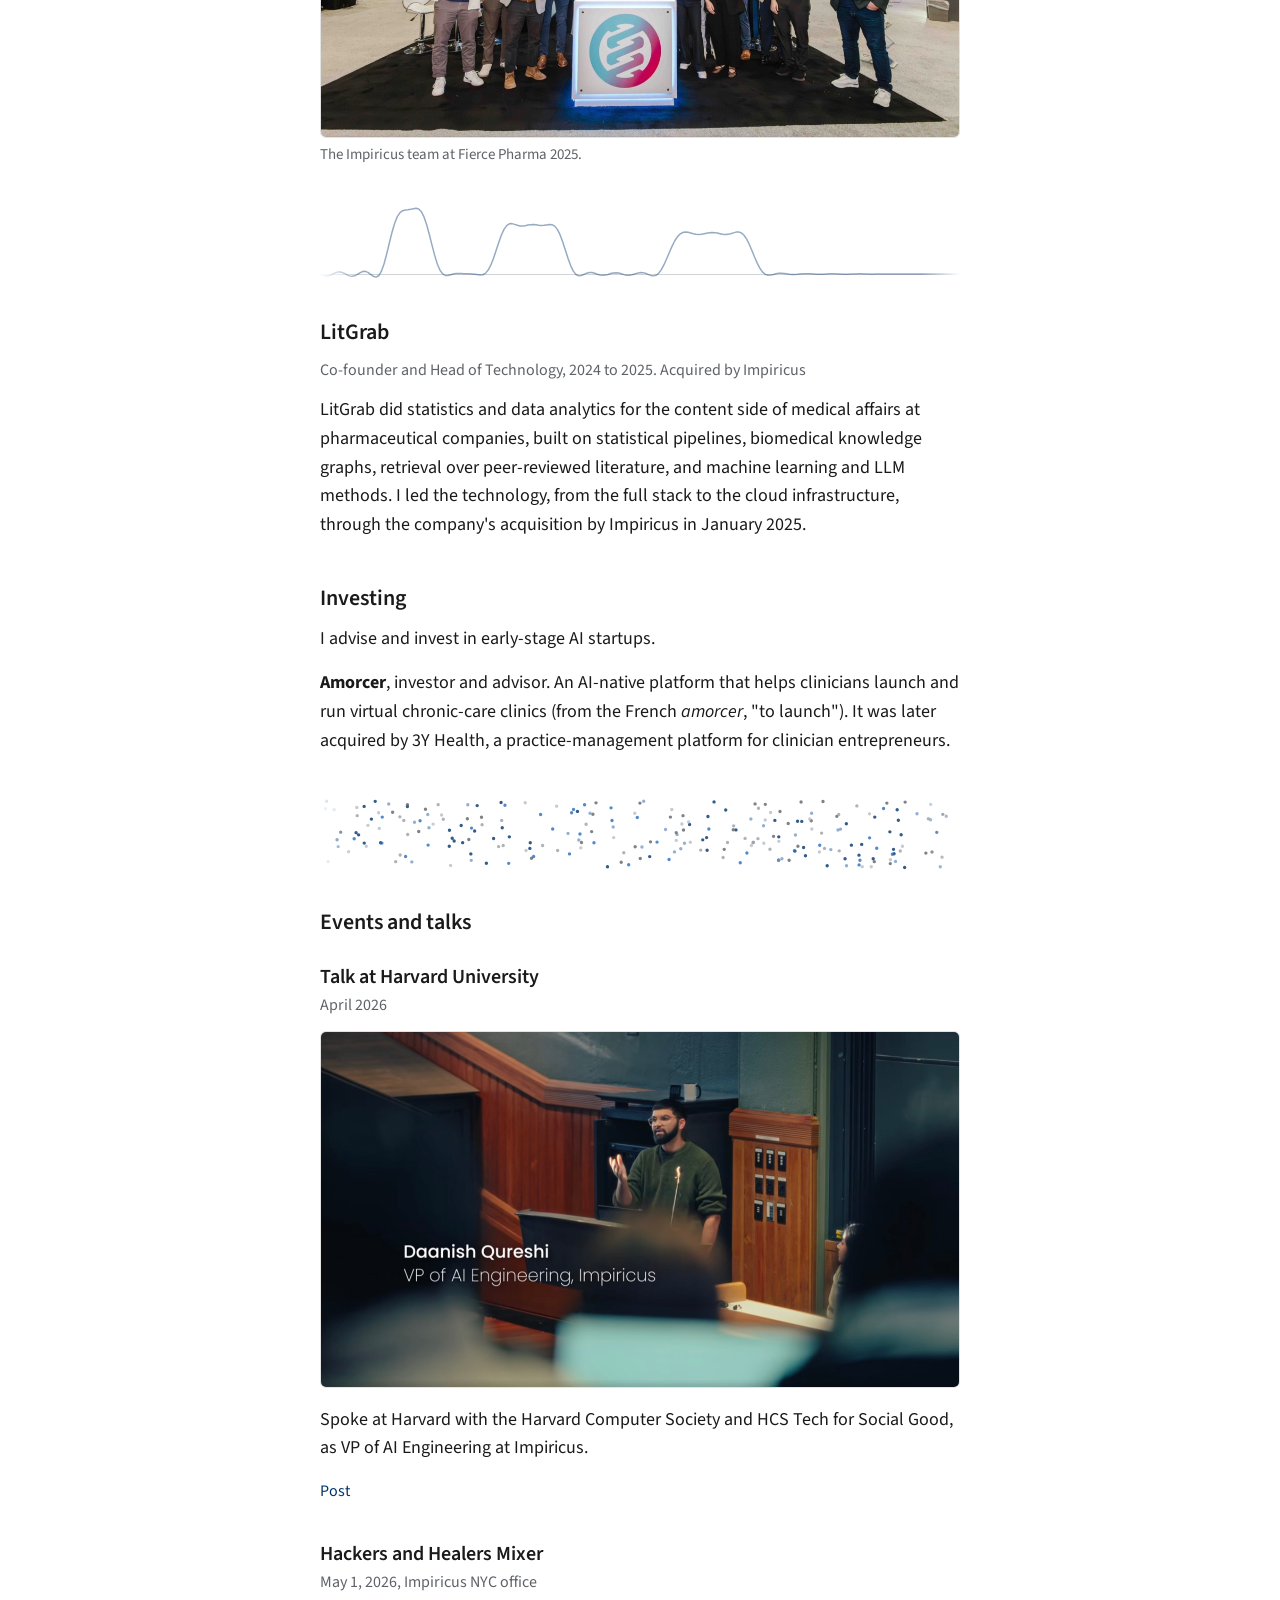
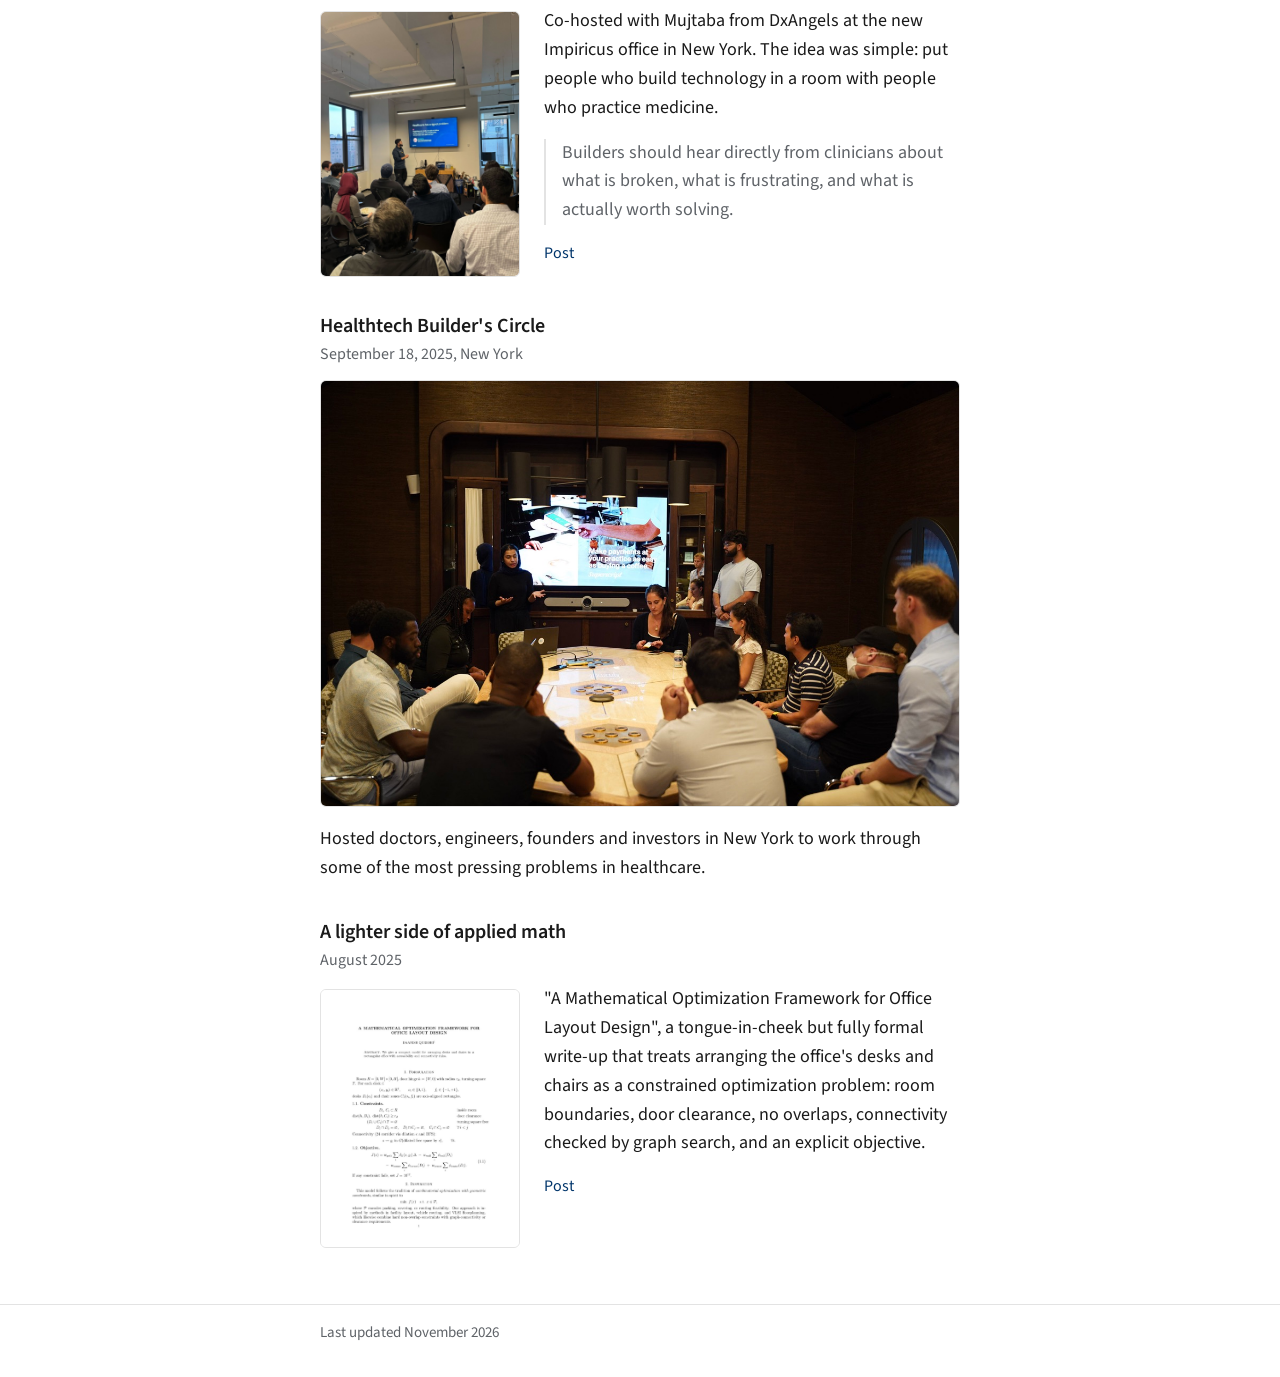
<file: leadership.html>
<!DOCTYPE html>
<html lang="en">
<head>
<meta charset="UTF-8">
<title>Moved to Industry · Daanish Aleem Qureshi</title>
<meta name="robots" content="noindex">
<meta http-equiv="refresh" content="0; url=industry.html">
<script>location.replace('industry.html' + location.hash);</script>
</head>
<body>
<p>This page has moved to <a href="industry.html">industry.html</a>.</p>
</body>
</html>
</file>
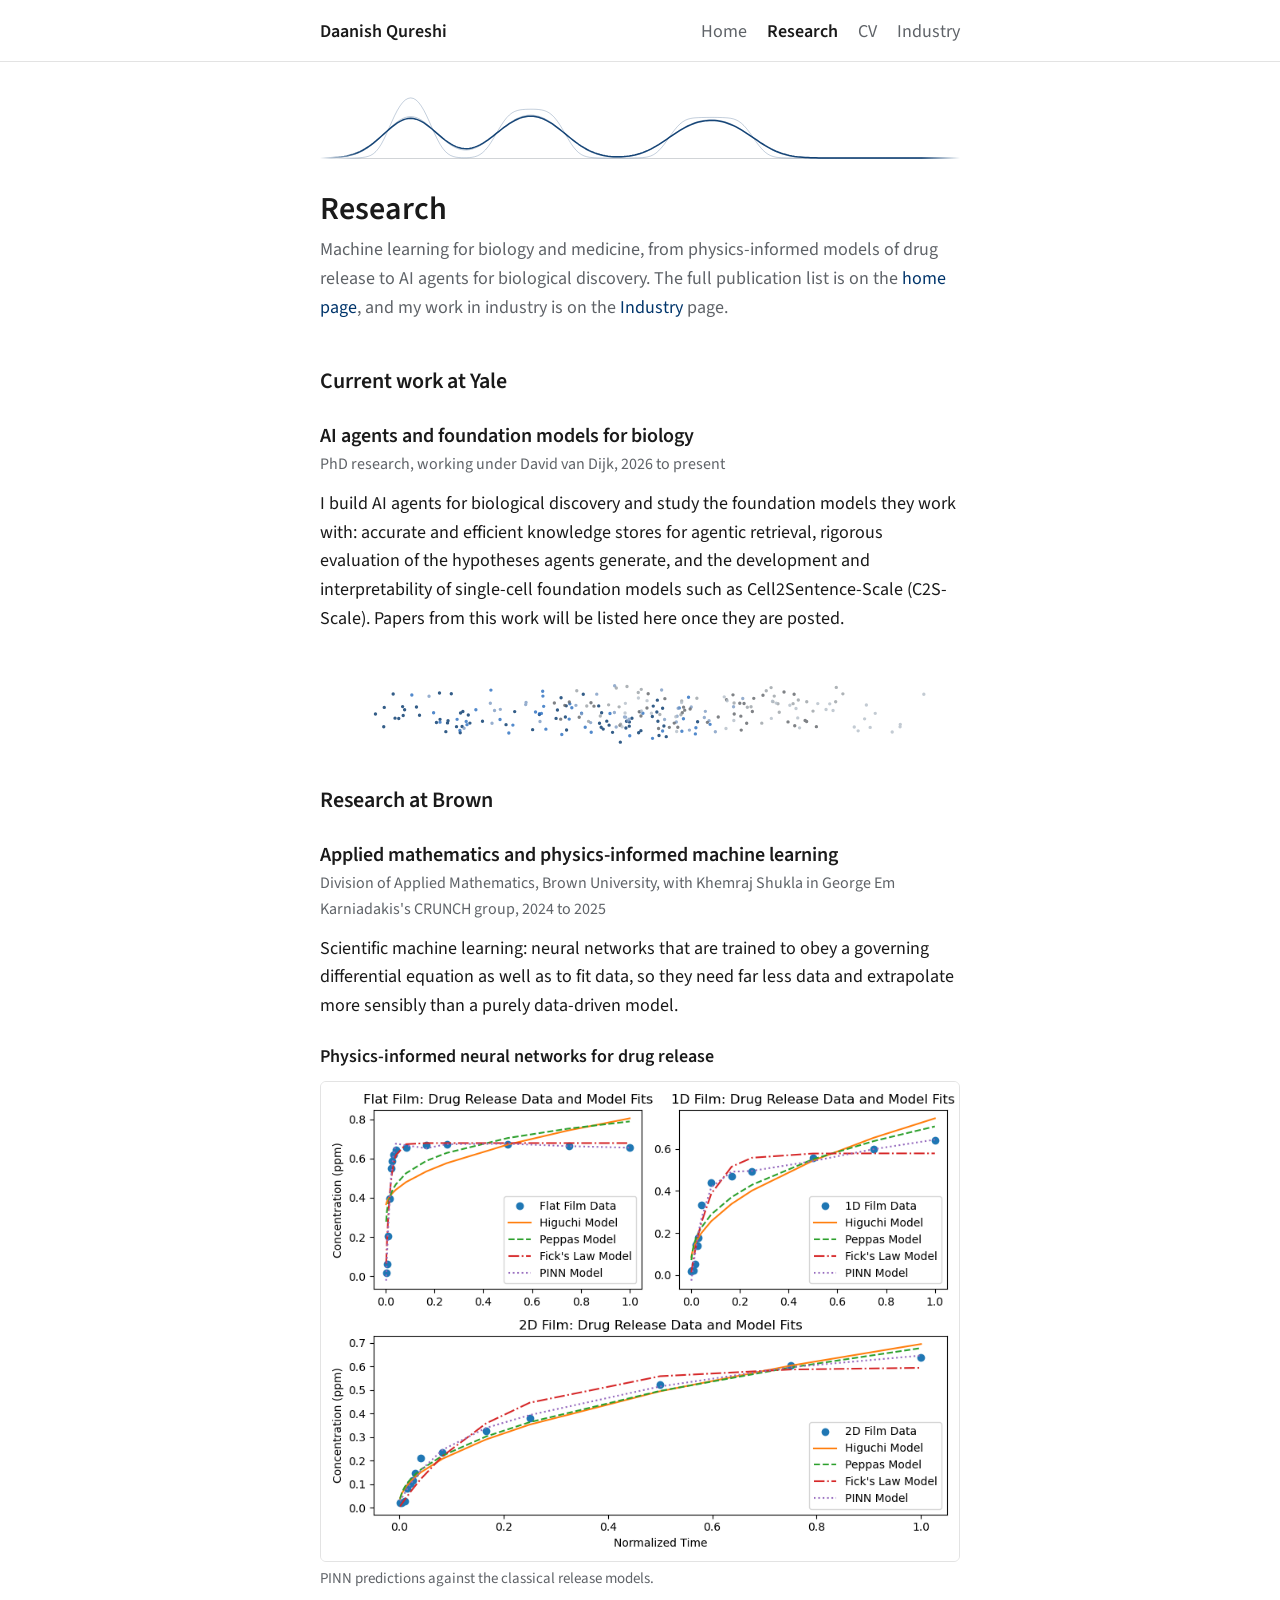
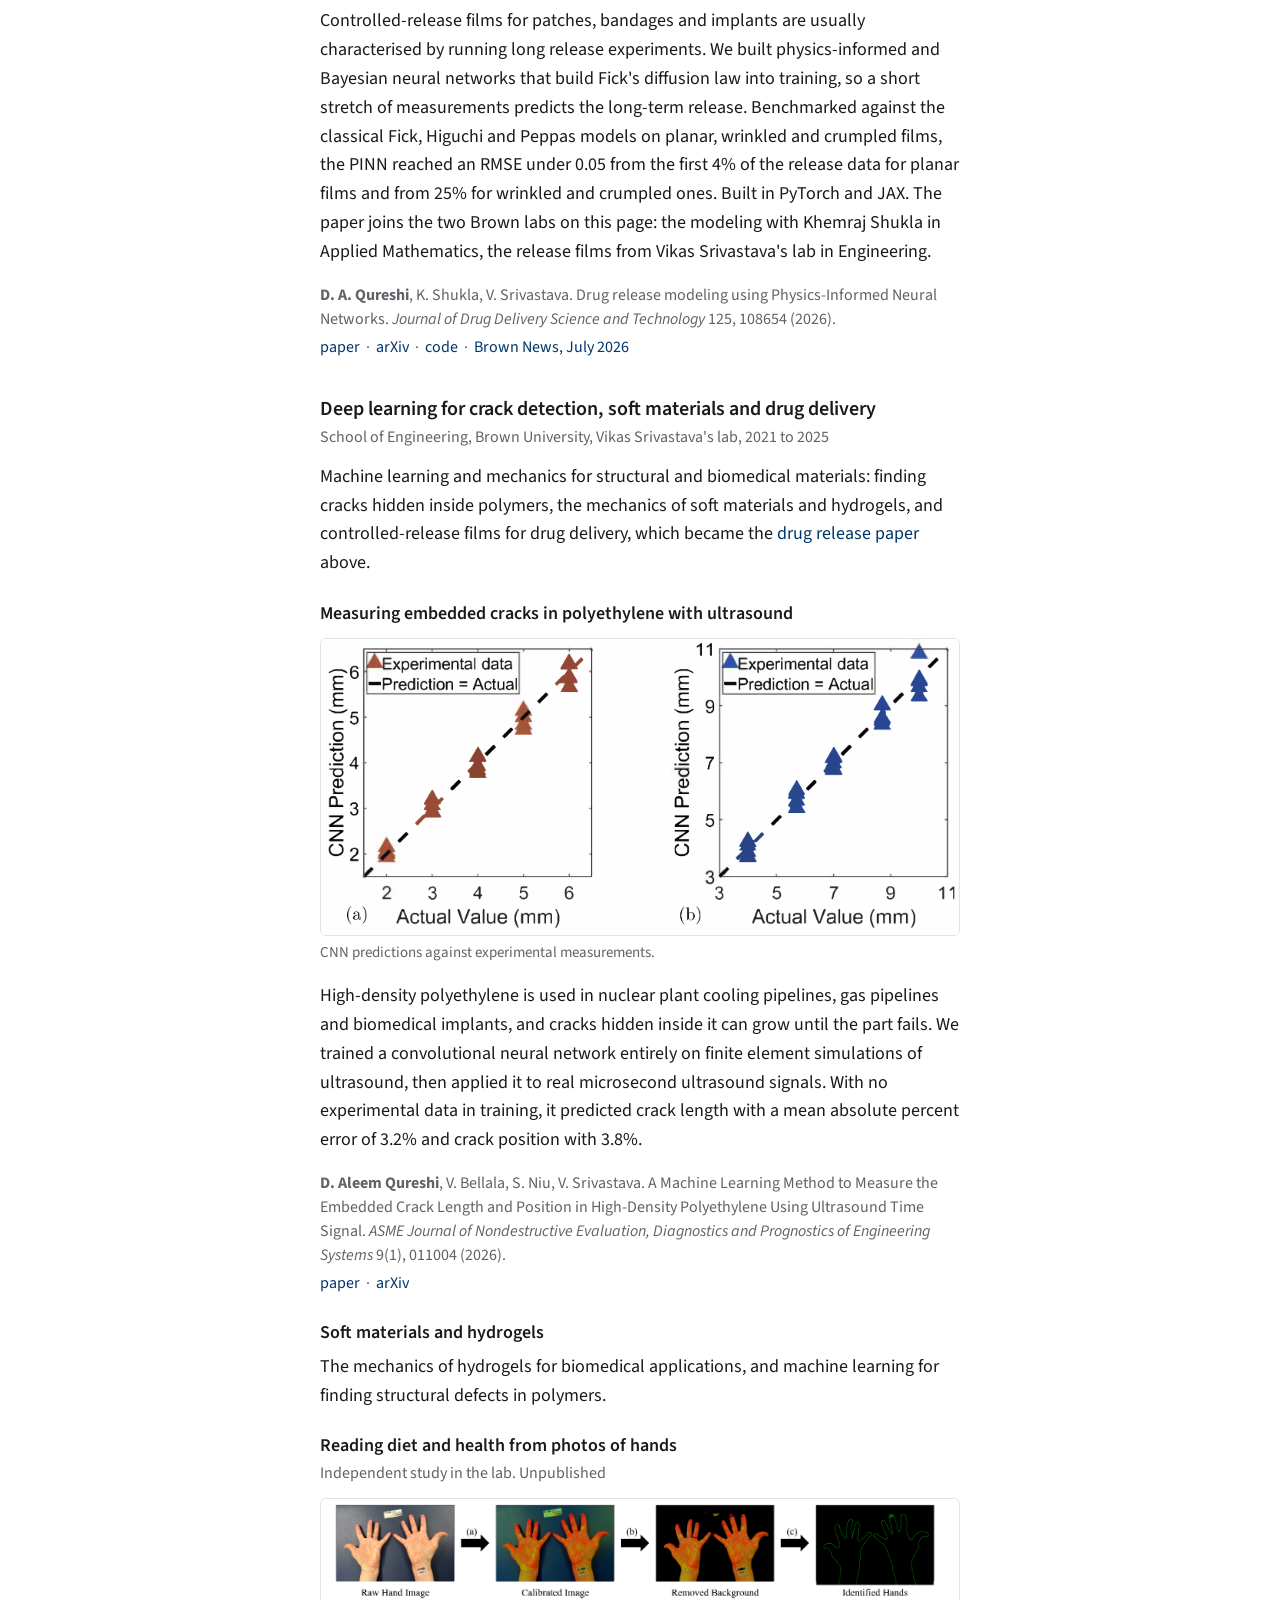
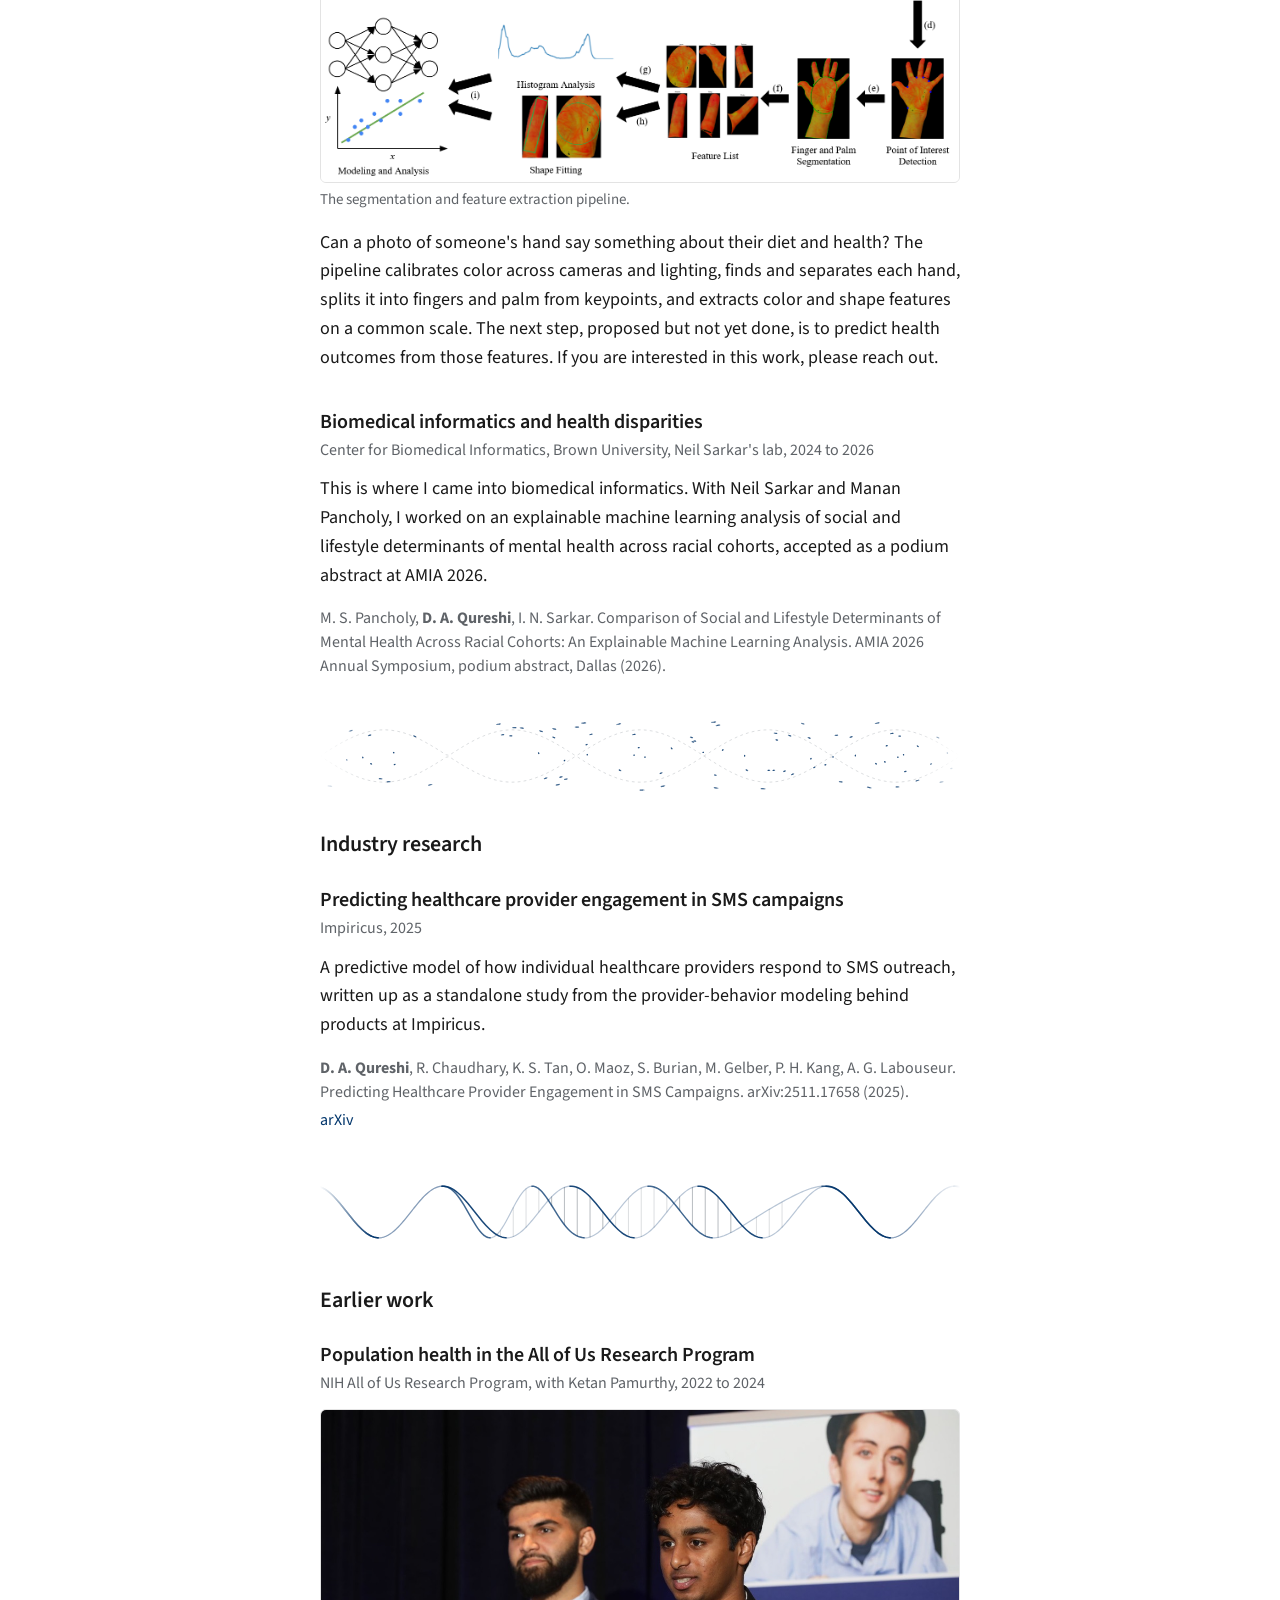
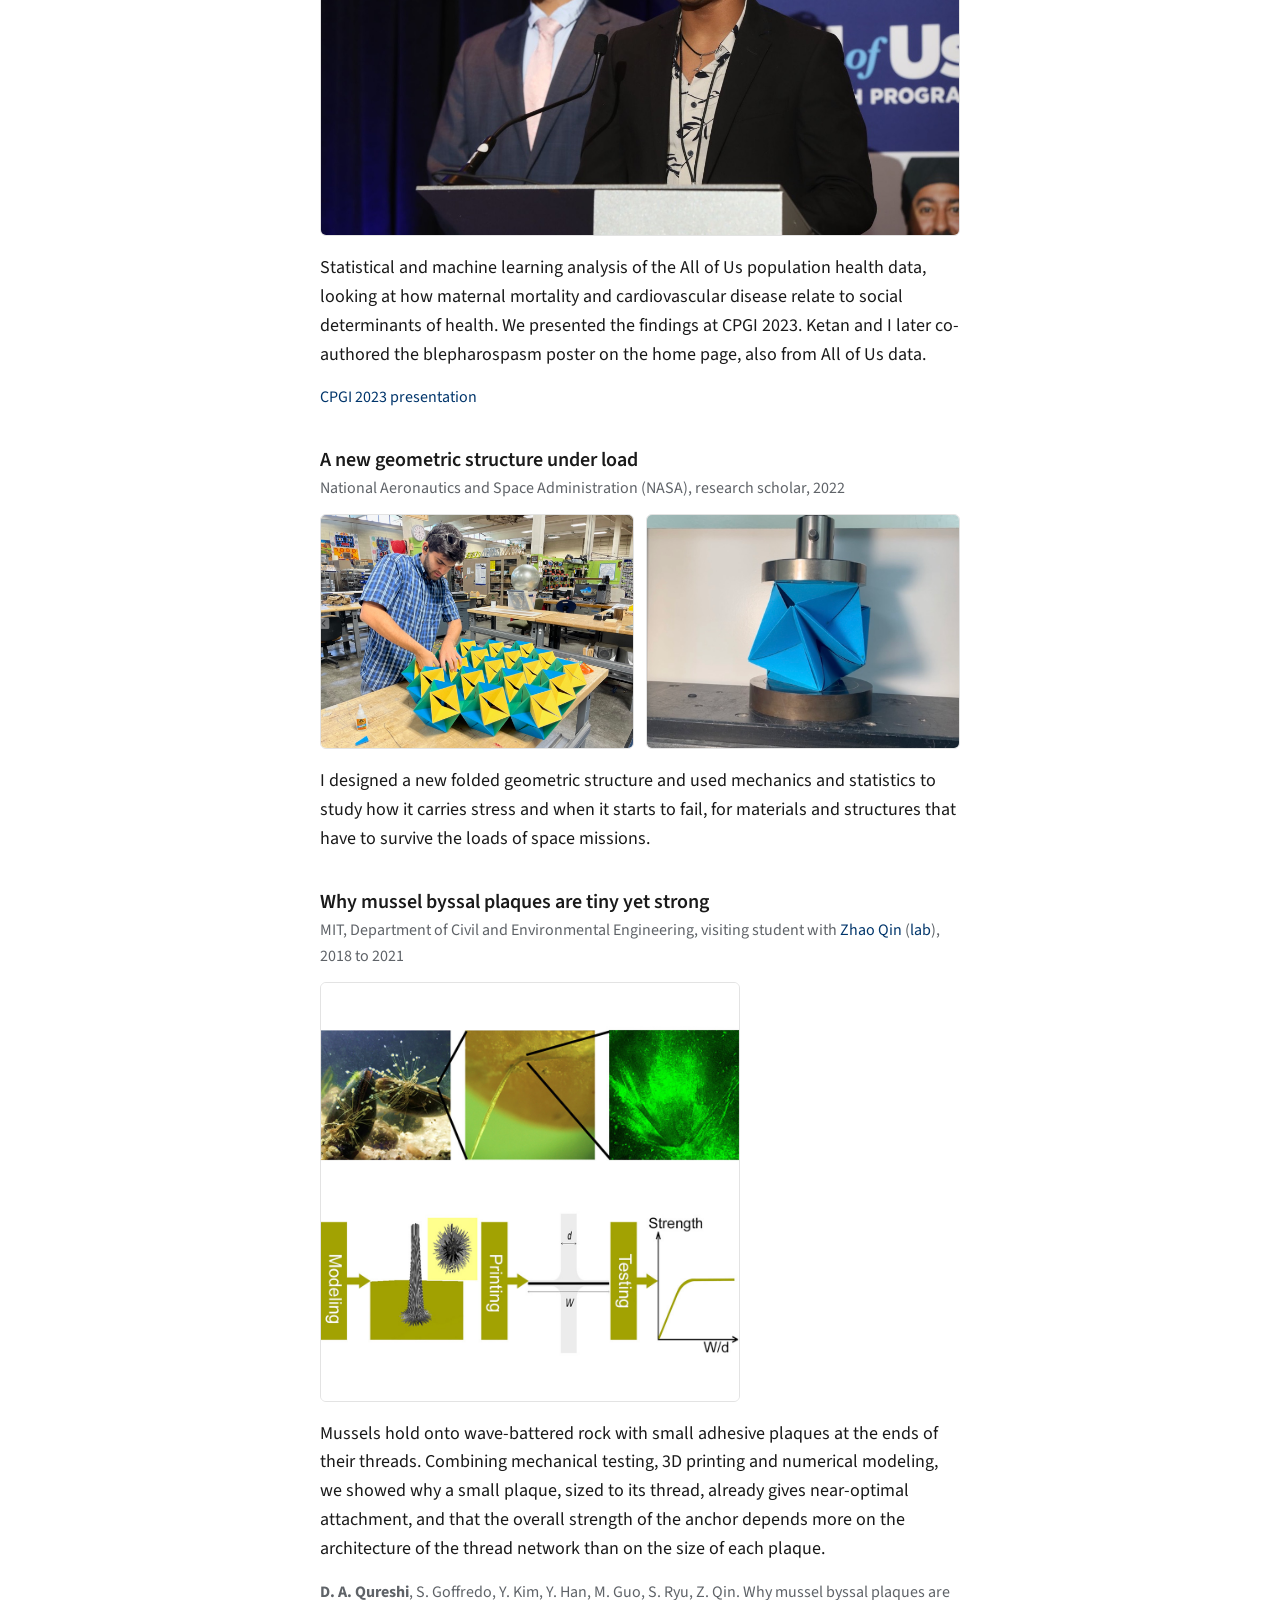
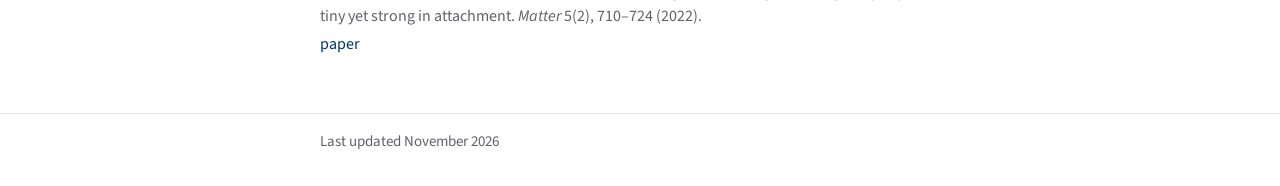
<file: research.html>
<!DOCTYPE html>
<html lang="en">
<head>
<meta charset="UTF-8">
<meta name="viewport" content="width=device-width, initial-scale=1.0">
<title>Research · Daanish Aleem Qureshi</title>
<meta name="description" content="Research by Daanish Qureshi: AI agents and foundation models for biology at Yale, physics-informed neural networks for drug release, machine learning for ultrasound crack detection, and mussel adhesion mechanics.">
<meta property="og:title" content="Research · Daanish Qureshi">
<meta property="og:type" content="website">
<link href="https://fonts.googleapis.com/css2?family=Source+Sans+3:ital,wght@0,400;0,600;1,400&display=swap" rel="stylesheet">
<link rel="stylesheet" href="assets/css/academic.css">
<script>document.documentElement.className += ' anim-page';</script>
<link rel="icon" href="favicon.svg?v=3" type="image/svg+xml">
<link rel="icon" href="assets/img/favicon-32.png?v=3" type="image/png" sizes="32x32">
<link rel="apple-touch-icon" href="apple-touch-icon.png?v=3">
</head>
<body>

<header class="site-header">
  <div class="wrap">
    <a class="site-name" href="index.html">Daanish Qureshi</a>
    <nav class="site-menu" aria-label="Main">
      <a href="index.html">Home</a>
      <a href="research.html" aria-current="page">Research</a>
      <a href="cv.html">CV</a>
      <a href="industry.html">Industry</a>
    </nav>
  </div>
</header>

<main class="wrap">

  <!-- A heat (diffusion) equation relaxing, after the PINN drug release work. -->
  <div class="anim-strip" aria-hidden="true"><canvas></canvas></div>

  <div class="page-head">
    <h1>Research</h1>
    <p class="lede">Machine learning for biology and medicine, from physics-informed models of drug release to AI agents for biological discovery. The full publication list is on the <a href="index.html#publications">home page</a>, and my work in industry is on the <a href="industry.html">Industry</a> page.</p>
  </div>

  <h2 id="current">Current work at Yale</h2>

  <section class="project">
    <h3>AI agents and foundation models for biology</h3>
    <p class="meta">PhD research, working under David van Dijk, 2026 to present</p>
    <p>I build AI agents for biological discovery and study the foundation models they work with: accurate and efficient knowledge stores for agentic retrieval, rigorous evaluation of the hypotheses agents generate, and the development and interpretability of single-cell foundation models such as Cell2Sentence-Scale (C2S-Scale). Papers from this work will be listed here once they are posted.</p>
  </section>

  <!-- Cells settling into clusters, after the single-cell work. -->
  <div class="anim-strip anim-mid" id="anim-cells" aria-hidden="true"><canvas></canvas></div>

  <h2 id="brown">Research at Brown</h2>

  <section class="project" id="karniadakis">
    <h3>Applied mathematics and physics-informed machine learning</h3>
    <p class="meta">Division of Applied Mathematics, Brown University, with Khemraj Shukla in George Em Karniadakis's CRUNCH group, 2024 to 2025</p>
    <p>Scientific machine learning: neural networks that are trained to obey a governing differential equation as well as to fit data, so they need far less data and extrapolate more sensibly than a purely data-driven model.</p>
    <h4 id="pinn">Physics-informed neural networks for drug release</h4>
    <figure>
      <img src="assets/img/research/pinn-vs-classical.png" alt="Plot comparing the PINN's predicted drug release curve with the classical Fick, Higuchi and Peppas models and the experimental data" loading="lazy" width="800" height="600">
      <figcaption>PINN predictions against the classical release models.</figcaption>
    </figure>
    <p>Controlled-release films for patches, bandages and implants are usually characterised by running long release experiments. We built physics-informed and Bayesian neural networks that build Fick's diffusion law into training, so a short stretch of measurements predicts the long-term release. Benchmarked against the classical Fick, Higuchi and Peppas models on planar, wrinkled and crumpled films, the PINN reached an RMSE under 0.05 from the first 4% of the release data for planar films and from 25% for wrinkled and crumpled ones. Built in PyTorch and JAX. The paper joins the two Brown labs on this page: the modeling with Khemraj Shukla in Applied Mathematics, the release films from Vikas Srivastava's lab in Engineering.</p>
    <p class="cite"><strong>D. A. Qureshi</strong>, K. Shukla, V. Srivastava. Drug release modeling using Physics-Informed Neural Networks. <em>Journal of Drug Delivery Science and Technology</em> 125, 108654 (2026).</p>
    <p class="more"><a href="https://doi.org/10.1016/j.jddst.2026.108654" target="_blank" rel="noopener">paper</a><a href="https://arxiv.org/abs/2602.09963" target="_blank" rel="noopener">arXiv</a><a href="https://github.com/SrivastavaResearchLab/drug_release_modeling_PINN-2025" target="_blank" rel="noopener">code</a><a href="https://www.brown.edu/news/2026-07-06/ai-drug-delivery" target="_blank" rel="noopener">Brown News, July 2026</a></p>
  </section>

  <section class="project" id="srivastava">
    <h3>Deep learning for crack detection, soft materials and drug delivery</h3>
    <p class="meta">School of Engineering, Brown University, Vikas Srivastava's lab, 2021 to 2025</p>
    <p>Machine learning and mechanics for structural and biomedical materials: finding cracks hidden inside polymers, the mechanics of soft materials and hydrogels, and controlled-release films for drug delivery, which became the <a href="#pinn">drug release paper</a> above.</p>
    <h4 id="hdpe">Measuring embedded cracks in polyethylene with ultrasound</h4>
    <figure>
      <img src="assets/img/research/hdpe-cnn-prediction.png" alt="CNN predictions of crack length and position plotted against the experimentally measured values" loading="lazy" width="1661" height="771">
      <figcaption>CNN predictions against experimental measurements.</figcaption>
    </figure>
    <p>High-density polyethylene is used in nuclear plant cooling pipelines, gas pipelines and biomedical implants, and cracks hidden inside it can grow until the part fails. We trained a convolutional neural network entirely on finite element simulations of ultrasound, then applied it to real microsecond ultrasound signals. With no experimental data in training, it predicted crack length with a mean absolute percent error of 3.2% and crack position with 3.8%.</p>
    <p class="cite"><strong>D. Aleem Qureshi</strong>, V. Bellala, S. Niu, V. Srivastava. A Machine Learning Method to Measure the Embedded Crack Length and Position in High-Density Polyethylene Using Ultrasound Time Signal. <em>ASME Journal of Nondestructive Evaluation, Diagnostics and Prognostics of Engineering Systems</em> 9(1), 011004 (2026).</p>
    <p class="more"><a href="https://doi.org/10.1115/1.4070539" target="_blank" rel="noopener">paper</a><a href="https://arxiv.org/abs/2304.11497" target="_blank" rel="noopener">arXiv</a></p>
    <h4>Soft materials and hydrogels</h4>
    <p>The mechanics of hydrogels for biomedical applications, and machine learning for finding structural defects in polymers.</p>
    <h4 id="hands">Reading diet and health from photos of hands</h4>
    <p class="meta">Independent study in the lab. Unpublished</p>
    <figure>
      <img src="assets/img/research/independent-study-hand-analysis.png" alt="Pipeline diagram: raw hand image, color calibration, background removal, hand detection, keypoints, finger and palm segmentation, features, modeling" loading="lazy" width="1506" height="667">
      <figcaption>The segmentation and feature extraction pipeline.</figcaption>
    </figure>
    <p>Can a photo of someone's hand say something about their diet and health? The pipeline calibrates color across cameras and lighting, finds and separates each hand, splits it into fingers and palm from keypoints, and extracts color and shape features on a common scale. The next step, proposed but not yet done, is to predict health outcomes from those features. If you are interested in this work, please reach out.</p>
  </section>

  <section class="project" id="sarkar">
    <h3>Biomedical informatics and health disparities</h3>
    <p class="meta">Center for Biomedical Informatics, Brown University, Neil Sarkar's lab, 2024 to 2026</p>
    <p>This is where I came into biomedical informatics. With Neil Sarkar and Manan Pancholy, I worked on an explainable machine learning analysis of social and lifestyle determinants of mental health across racial cohorts, accepted as a podium abstract at AMIA 2026.</p>
    <p class="cite">M. S. Pancholy, <strong>D. A. Qureshi</strong>, I. N. Sarkar. Comparison of Social and Lifestyle Determinants of Mental Health Across Racial Cohorts: An Explainable Machine Learning Analysis. AMIA 2026 Annual Symposium, podium abstract, Dallas (2026).</p>
  </section>

  <!-- A pendulum's phase portrait: closed orbits and open ones. -->
  <div class="anim-strip anim-mid" id="anim-pendulum" aria-hidden="true"><canvas></canvas></div>

  <h2 id="industry-paper">Industry research</h2>

  <section class="project" id="sms">
    <h3>Predicting healthcare provider engagement in SMS campaigns</h3>
    <p class="meta">Impiricus, 2025</p>
    <p>A predictive model of how individual healthcare providers respond to SMS outreach, written up as a standalone study from the provider-behavior modeling behind products at Impiricus.</p>
    <p class="cite"><strong>D. A. Qureshi</strong>, R. Chaudhary, K. S. Tan, O. Maoz, S. Burian, M. Gelber, P. H. Kang, A. G. Labouseur. Predicting Healthcare Provider Engagement in SMS Campaigns. arXiv:2511.17658 (2025).</p>
    <p class="more"><a href="https://arxiv.org/abs/2511.17658" target="_blank" rel="noopener">arXiv</a></p>
  </section>

  <!-- A DNA helix turning. -->
  <div class="anim-strip anim-mid" id="anim-helix" aria-hidden="true"><canvas></canvas></div>

  <h2 id="earlier">Earlier work</h2>

  <section class="project" id="population-health">
    <h3>Population health in the All of Us Research Program</h3>
    <p class="meta">NIH All of Us Research Program, with Ketan Pamurthy, 2022 to 2024</p>
    <figure>
      <img src="assets/img/research/all-of-us-presentation-web.jpg" alt="Daanish and Ketan Pamurthy presenting at a podium in front of an All of Us Research Program banner" loading="lazy" width="1200" height="800">
    </figure>
    <p>Statistical and machine learning analysis of the All of Us population health data, looking at how maternal mortality and cardiovascular disease relate to social determinants of health. We presented the findings at CPGI 2023. Ketan and I later co-authored the blepharospasm poster on the home page, also from All of Us data.</p>
    <p class="more"><a href="https://www.linkedin.com/posts/dq03_cpgi2023-joinallofus-reasons4research-activity-7067555611630002176-KI3r" target="_blank" rel="noopener">CPGI 2023 presentation</a></p>
  </section>

  <section class="project" id="nasa">
    <h3>A new geometric structure under load</h3>
    <p class="meta">National Aeronautics and Space Administration (NASA), research scholar, 2022</p>
    <div class="fig-pair">
      <figure><img src="assets/img/research/nasa-shape-web.jpg" alt="Assembling a large array of the folded paper structure in a workshop" loading="lazy" width="1200" height="894"></figure>
      <figure><img src="assets/img/research/structural-research-web.jpg" alt="A single folded unit of the structure being compressed in a testing machine" loading="lazy" width="1200" height="705"></figure>
    </div>
    <p>I designed a new folded geometric structure and used mechanics and statistics to study how it carries stress and when it starts to fail, for materials and structures that have to survive the loads of space missions.</p>
  </section>

  <section class="project" id="mussels">
    <h3>Why mussel byssal plaques are tiny yet strong</h3>
    <p class="meta">MIT, Department of Civil and Environmental Engineering, visiting student with <a href="https://ecs.syracuse.edu/faculty-staff/zhao-qin" target="_blank" rel="noopener">Zhao Qin</a> (<a href="https://www.zhaoqinresearch.com/" target="_blank" rel="noopener">lab</a>), 2018 to 2021</p>
    <figure class="narrow">
      <img src="assets/img/research/why-mussels-figure.jpg" alt="Graphical abstract: mussels attached to a rock, a byssal plaque under the microscope, and the modeling, 3D printing and testing workflow" loading="lazy" width="996" height="996" style="max-width:420px">
    </figure>
    <p>Mussels hold onto wave-battered rock with small adhesive plaques at the ends of their threads. Combining mechanical testing, 3D printing and numerical modeling, we showed why a small plaque, sized to its thread, already gives near-optimal attachment, and that the overall strength of the anchor depends more on the architecture of the thread network than on the size of each plaque.</p>
    <p class="cite"><strong>D. A. Qureshi</strong>, S. Goffredo, Y. Kim, Y. Han, M. Guo, S. Ryu, Z. Qin. Why mussel byssal plaques are tiny yet strong in attachment. <em>Matter</em> 5(2), 710&ndash;724 (2022).</p>
    <p class="more"><a href="https://doi.org/10.1016/j.matt.2021.12.001" target="_blank" rel="noopener">paper</a></p>
  </section>

</main>

<footer class="site-footer">
  <div class="wrap">Last updated November 2026</div>
</footer>

<script>
  (function () {
    /* if the animation fails to load or throws, drop back to the plain static page */
    function off() { document.documentElement.classList.remove('anim-page'); }
    window.addEventListener('error', function (e) { if (/anim-(heat|v\d)\.js/.test(e.filename || '')) off(); });
    function load(src, host) { var s = document.createElement('script'); s.src = src; s.dataset.host = host; s.onerror = off; document.body.appendChild(s); }
    load('assets/js/anim-heat.js', '.anim-strip:not(.anim-mid)');
    load('assets/js/anim-v2.js', '#anim-cells');
    load('assets/js/anim-v3.js', '#anim-pendulum');
    load('assets/js/anim-v1.js', '#anim-helix');
  })();
</script>
</body>
</html>
</file>
<file: assets/css/academic.css>
/* One stylesheet for the academic site. Light, one column. The only motion is
   one small canvas strip per page: Home's accent chosen by ?v=N on index.html,
   and one fixed accent each on Research, CV and Industry (.anim-page). */

:root {
  --text: #1a1a1a;
  --muted: #5f6368;
  --rule: #e3e3e3;
  --link: #00356b;
  --link-hover: #286dc0;
  --bg: #ffffff;
  --col: 680px;
}

*, *::before, *::after { box-sizing: border-box; }

html { -webkit-text-size-adjust: 100%; }

body {
  margin: 0;
  background: var(--bg);
  color: var(--text);
  font-family: "Source Sans 3", -apple-system, BlinkMacSystemFont, "Segoe UI", Roboto, Helvetica, Arial, sans-serif;
  font-size: 18px;
  line-height: 1.6;
}

a { color: var(--link); text-decoration: none; }
a:hover, a:focus-visible { color: var(--link-hover); text-decoration: underline; }

.wrap { max-width: var(--col); margin: 0 auto; padding: 0 20px; }

/* Header and menu */

.site-header { border-bottom: 1px solid var(--rule); }
.site-header .wrap {
  display: flex;
  flex-wrap: wrap;
  align-items: baseline;
  justify-content: space-between;
  gap: 4px 24px;
  padding-top: 18px;
  padding-bottom: 14px;
}
.site-name { font-weight: 600; color: var(--text); }
.site-name:hover { color: var(--text); text-decoration: none; }
.site-menu { display: flex; gap: 20px; }
.site-menu a { color: var(--muted); }
.site-menu a[aria-current="page"] { color: var(--text); font-weight: 600; }

/* Identity block */

.intro {
  display: flex;
  gap: 32px;
  align-items: center;
  margin: 48px 0 32px;
}
.photo {
  flex: 0 0 200px;
  width: 200px;
  height: 200px;
  border-radius: 10px;
  object-fit: cover;
}
.photo--placeholder {
  display: flex;
  align-items: center;
  justify-content: center;
  text-align: center;
  background: #f3f4f6;
  border: 1px dashed #b8bcc2;
  color: var(--muted);
  font-size: 14px;
  line-height: 1.4;
  padding: 16px;
}
.intro h1 {
  margin: 0 0 4px;
  font-size: 32px;
  font-weight: 600;
  line-height: 1.2;
}
.intro .role { margin: 0 0 12px; color: var(--muted); line-height: 1.45; }
.links { margin: 0; padding: 0; list-style: none; display: flex; flex-wrap: wrap; gap: 4px 18px; }

/* Sections */

h2 {
  margin: 44px 0 12px;
  font-size: 22px;
  font-weight: 600;
  line-height: 1.3;
}
h3 {
  margin: 24px 0 8px;
  font-size: 16px;
  font-weight: 600;
  color: var(--muted);
}
p { margin: 0 0 16px; }

ul.plain { margin: 0; padding-left: 20px; }
ul.plain li { margin-bottom: 4px; }

/* News */

.news { margin: 0; padding: 0; list-style: none; }
.news li { display: flex; gap: 16px; margin-bottom: 8px; }
.news time { flex: 0 0 82px; color: var(--muted); font-variant-numeric: tabular-nums; }

/* Publications */

.pubs { margin: 0; padding: 0; list-style: none; }
.pubs li { margin-bottom: 18px; line-height: 1.5; }
.pub-title { display: block; font-weight: 600; }
.pub-authors, .pub-venue { display: block; }
.pub-venue { color: var(--muted); }
.pub-venue em { font-style: italic; }
.pub-links a + a::before { content: "·"; color: var(--muted); padding: 0 6px; }

/* Footer */

.site-footer {
  margin-top: 56px;
  border-top: 1px solid var(--rule);
  color: var(--muted);
  font-size: 15px;
}
.site-footer .wrap { padding-top: 16px; padding-bottom: 32px; }

/* Home animation accents (index.html?v=N). Space is reserved in CSS before any
   script runs, so nothing shifts when an animation starts. */

.anim-strip { display: none; }
.anim-v1 .anim-strip, .anim-v2 .anim-strip, .anim-v3 .anim-strip {
  display: block;
  position: relative;
  height: 76px;
  margin: 28px 0 0;
}
.anim-v1 .intro, .anim-v2 .intro, .anim-v3 .intro { margin-top: 24px; }
.anim-strip canvas { position: absolute; inset: 0; width: 100%; height: 100%; }

.anim-v4 main h2 { position: relative; padding-right: 80px; }
.h-icon {
  position: absolute; right: 0; top: 50%;
  width: 64px; height: 24px; margin-top: -12px;
  fill: none; stroke: var(--link); stroke-width: 1.2;
  stroke-linecap: round; stroke-linejoin: round;
}
.h-icon .rung { stroke: #9aa0a6; stroke-width: 1; }
.h-icon path { transition: stroke-dashoffset 1.6s cubic-bezier(.4, 0, .2, 1); }
.h-rule {
  position: absolute; right: 78px; top: 50%; height: 1px;
  background: var(--rule);
  transform: scaleX(0); transform-origin: left;
  transition: transform .9s ease;
}
.h-drawn .h-rule { transform: scaleX(1); }
.h-still .h-rule, .h-still path { transition: none; }

.anim-pick {
  position: fixed; right: 12px; bottom: 12px; z-index: 10;
  display: flex; flex-wrap: wrap; gap: 2px 10px; max-width: calc(100% - 24px);
  padding: 6px 10px; border: 1px solid var(--rule); border-radius: 6px;
  background: #fff; font-size: 13px;
}
.anim-pick a { color: var(--muted); }
.anim-pick a[aria-current] { color: var(--link); font-weight: 600; }

/* Inner pages (Research, CV, Industry) */

.page-head { margin: 24px 0 8px; }
.page-head h1 { margin: 0 0 8px; font-size: 32px; font-weight: 600; line-height: 1.2; }
.lede { color: var(--muted); }
.anim-page .anim-strip { display: block; position: relative; height: 76px; margin: 28px 0 0; }

/* Strips between sections, further down a page (Home shows its one when animations are on). */
.anim-mid-on .anim-strip.anim-mid { display: block; position: relative; height: 76px; }
.anim-page .anim-strip.anim-mid, .anim-mid-on .anim-strip.anim-mid { margin: 40px 0 -8px; }

.project { margin: 0 0 36px; }
.project h3 { margin: 28px 0 2px; font-size: 20px; color: var(--text); line-height: 1.35; }
.project h4 { margin: 24px 0 8px; font-size: 18px; font-weight: 600; color: var(--text); line-height: 1.35; }
.project h4 + .meta { margin-top: -6px; }
.meta { margin: 0 0 12px; color: var(--muted); font-size: 16px; }
.cite { color: var(--muted); font-size: 16px; line-height: 1.5; margin-bottom: 4px; }
.cite em { font-style: italic; }
.more { margin: 0; font-size: 16px; }
.more a + a::before { content: "·"; color: var(--muted); padding: 0 6px; }
.project ul { margin: 0 0 16px; padding-left: 20px; }
.project ul li { margin-bottom: 4px; }
blockquote { margin: 0 0 16px; padding-left: 16px; border-left: 2px solid var(--rule); color: var(--muted); }

figure { margin: 12px 0 18px; }
figure img { display: block; width: 100%; height: auto; border-radius: 6px; border: 1px solid var(--rule); background: #fff; }
figcaption { margin-top: 6px; font-size: 15px; line-height: 1.45; color: var(--muted); }
.fig-pair { display: grid; grid-template-columns: 1fr 1fr; gap: 12px; margin: 12px 0 18px; }
.fig-pair figure { margin: 0; }
.fig-pair img { aspect-ratio: 4 / 3; object-fit: cover; }
.fig-pair.tall img { aspect-ratio: 3 / 4; }
.side { display: grid; grid-template-columns: 200px 1fr; gap: 24px; align-items: start; }
.side figure { margin: 4px 0 0; }

/* CV lists: a date column and an entry */
.cv { margin: 0 0 8px; padding: 0; list-style: none; }
.cv > li { display: flex; gap: 16px; margin-bottom: 14px; line-height: 1.5; }
.cv time { flex: 0 0 132px; color: var(--muted); font-variant-numeric: tabular-nums; }
.cv .what { flex: 1; min-width: 0; }
.cv .what span { display: block; color: var(--muted); font-size: 16px; }
.cv ul { margin: 4px 0 0; padding-left: 18px; font-size: 16px; }
.cv ul li { margin-bottom: 2px; }

/* Phone */

@media (max-width: 600px) {
  body { font-size: 17px; }
  .wrap { padding: 0 16px; }
  .intro { flex-direction: column; align-items: flex-start; gap: 20px; margin-top: 32px; }
  .photo { flex-basis: auto; width: 160px; height: 160px; }
  .intro h1 { font-size: 28px; }
  .news li { flex-direction: column; gap: 0; margin-bottom: 12px; }
  .news time { flex-basis: auto; font-size: 15px; }
  .anim-v1 .anim-strip, .anim-v2 .anim-strip, .anim-v3 .anim-strip { height: 64px; margin-top: 20px; }
  .anim-v1 .intro, .anim-v2 .intro, .anim-v3 .intro { margin-top: 20px; }
  .anim-page .anim-strip { height: 64px; margin-top: 20px; }
  .anim-page .anim-strip.anim-mid, .anim-mid-on .anim-strip.anim-mid { height: 64px; margin: 32px 0 -8px; }
  .page-head h1 { font-size: 28px; }
  .project h3 { font-size: 19px; }
  .side { grid-template-columns: 1fr; gap: 8px; }
  .side figure { max-width: 240px; }
  .cv > li { flex-direction: column; gap: 0; }
  .cv time { flex-basis: auto; font-size: 15px; }
}
</file>
